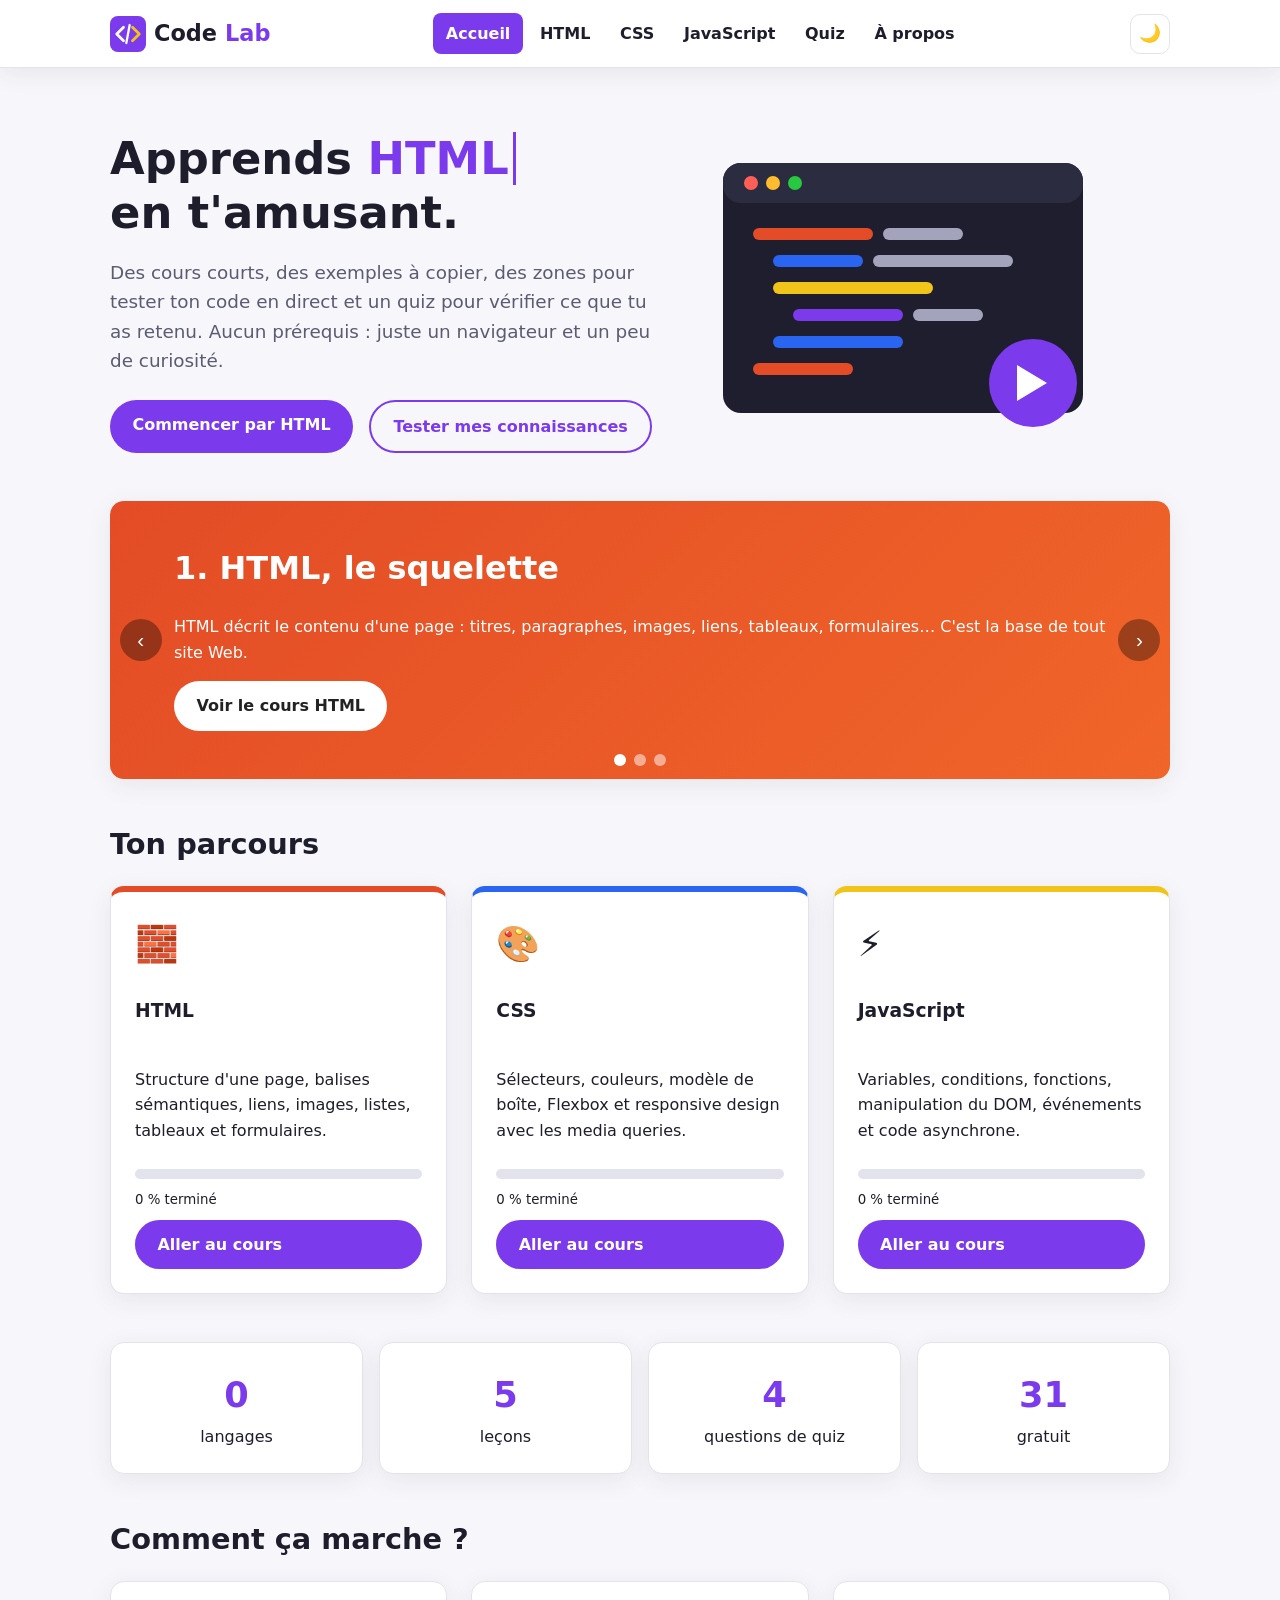
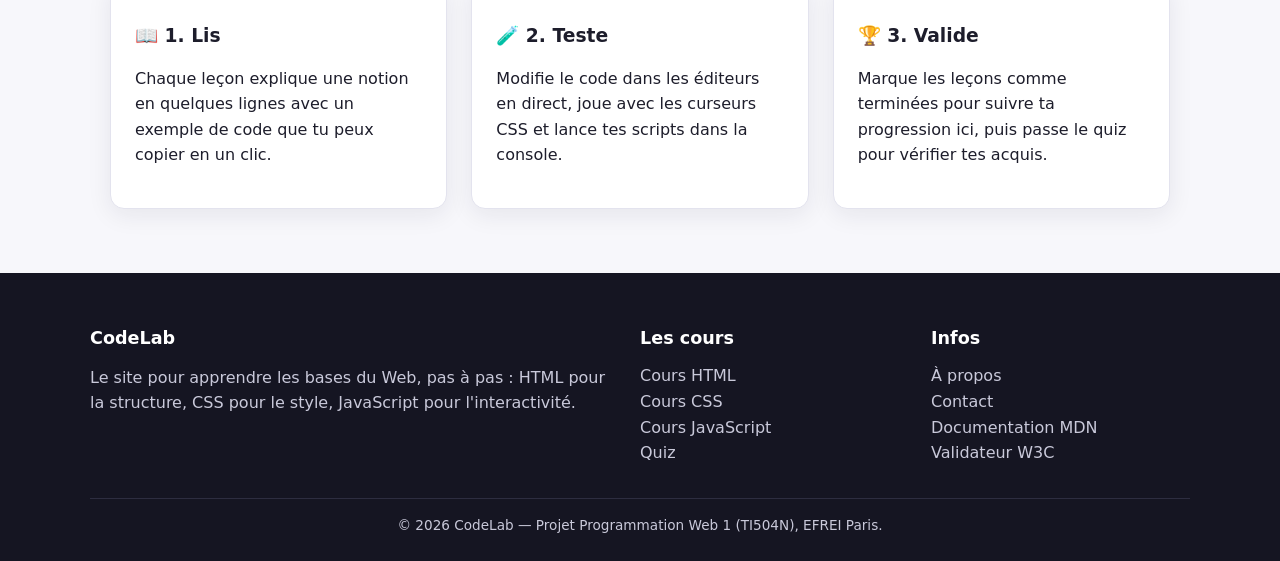
<file: index.html>
<!DOCTYPE html>
<html lang="fr" class="no-js">
<head>
  <meta charset="UTF-8">
  <meta name="viewport" content="width=device-width, initial-scale=1">
  <meta name="description" content="CodeLab : apprends HTML, CSS et JavaScript gratuitement avec des cours interactifs, des exercices et un quiz.">
  <title>Accueil | CodeLab</title>
  <link rel="icon" href="img/logo.svg" type="image/svg+xml">
  <link rel="stylesheet" href="css/style.css">
  <script src="js/main.js" defer></script>
  <script src="js/home.js" defer></script>
</head>
<body>
  <a class="skip-link" href="#contenu">Aller au contenu</a>

  <header class="site-header">
    <div class="header-inner">
      <a class="logo" href="index.html">
        <img src="img/logo.svg" alt="" width="36" height="36">Code<span>Lab</span>
      </a>
      <nav class="main-nav" id="main-nav" aria-label="Navigation principale">
        <ul>
          <li><a href="index.html">Accueil</a></li>
          <li><a href="pages/html.html">HTML</a></li>
          <li><a href="pages/css.html">CSS</a></li>
          <li><a href="pages/javascript.html">JavaScript</a></li>
          <li><a href="pages/quiz.html">Quiz</a></li>
          <li><a href="pages/apropos.html">À propos</a></li>
        </ul>
      </nav>
      <div class="header-tools">
        <button class="icon-btn theme-toggle" type="button" aria-label="Changer de thème (clair / sombre)">🌙</button>
        <button class="icon-btn burger" type="button" aria-label="Ouvrir le menu" aria-expanded="false" aria-controls="main-nav">☰</button>
      </div>
    </div>
    <div class="read-progress"></div>
  </header>

  <main id="contenu">
    <section class="hero" aria-labelledby="titre-accueil">
      <div>
        <h1 id="titre-accueil">Apprends <span class="typed">HTML</span><br>en t'amusant.</h1>
        <p>Des cours courts, des exemples à copier, des zones pour tester ton code en direct et un quiz pour vérifier ce que tu as retenu. Aucun prérequis : juste un navigateur et un peu de curiosité.</p>
        <div class="hero-actions">
          <a class="btn" href="pages/html.html">Commencer par HTML</a>
          <a class="btn secondary" href="pages/quiz.html">Tester mes connaissances</a>
        </div>
      </div>
      <img class="hero-visual" src="img/hero.svg" alt="Illustration d'un éditeur de code avec des lignes colorées" width="400" height="320">
    </section>

    <section class="carousel" aria-roledescription="carrousel" aria-label="Les trois langages du Web" tabindex="0">
      <div class="slides">
        <article class="slide html">
          <h2>1. HTML, le squelette</h2>
          <p>HTML décrit le contenu d'une page : titres, paragraphes, images, liens, tableaux, formulaires… C'est la base de tout site Web.</p>
          <a class="btn" href="pages/html.html">Voir le cours HTML</a>
        </article>
        <article class="slide css">
          <h2>2. CSS, l'apparence</h2>
          <p>CSS met en forme le HTML : couleurs, polices, marges, mise en page avec Flexbox et adaptation à tous les écrans.</p>
          <a class="btn" href="pages/css.html">Voir le cours CSS</a>
        </article>
        <article class="slide js">
          <h2>3. JavaScript, le cerveau</h2>
          <p>JavaScript rend la page vivante : réagir aux clics, valider un formulaire, charger des données, créer des animations.</p>
          <a class="btn" href="pages/javascript.html">Voir le cours JavaScript</a>
        </article>
      </div>
      <button class="carousel-btn prev" type="button" aria-label="Diapositive précédente">‹</button>
      <button class="carousel-btn next" type="button" aria-label="Diapositive suivante">›</button>
      <div class="dots"></div>
    </section>

    <h2 class="section-title">Ton parcours</h2>
    <div class="grid-3">
      <article class="card course-card html reveal" data-progress="html">
        <span class="icon" aria-hidden="true">🧱</span>
        <h3>HTML</h3>
        <p>Structure d'une page, balises sémantiques, liens, images, listes, tableaux et formulaires.</p>
        <div class="progress-bar"><span></span></div>
        <small class="progress-label">0 % terminé</small>
        <a class="btn" href="pages/html.html">Aller au cours</a>
      </article>
      <article class="card course-card css reveal" data-progress="css">
        <span class="icon" aria-hidden="true">🎨</span>
        <h3>CSS</h3>
        <p>Sélecteurs, couleurs, modèle de boîte, Flexbox et responsive design avec les media queries.</p>
        <div class="progress-bar"><span></span></div>
        <small class="progress-label">0 % terminé</small>
        <a class="btn" href="pages/css.html">Aller au cours</a>
      </article>
      <article class="card course-card js reveal" data-progress="js">
        <span class="icon" aria-hidden="true">⚡</span>
        <h3>JavaScript</h3>
        <p>Variables, conditions, fonctions, manipulation du DOM, événements et code asynchrone.</p>
        <div class="progress-bar"><span></span></div>
        <small class="progress-label">0 % terminé</small>
        <a class="btn" href="pages/javascript.html">Aller au cours</a>
      </article>
    </div>

    <section class="stats" aria-label="CodeLab en chiffres">
      <div class="card stat reveal"><strong data-count="3">0</strong>langages</div>
      <div class="card stat reveal"><strong data-count="17">0</strong>leçons</div>
      <div class="card stat reveal"><strong data-count="15">0</strong>questions de quiz</div>
      <div class="card stat reveal"><strong data-count="100" data-suffix=" %">0</strong>gratuit</div>
    </section>

    <h2 class="section-title">Comment ça marche ?</h2>
    <div class="grid-3">
      <div class="card reveal">
        <h3>📖 1. Lis</h3>
        <p>Chaque leçon explique une notion en quelques lignes avec un exemple de code que tu peux copier en un clic.</p>
      </div>
      <div class="card reveal">
        <h3>🧪 2. Teste</h3>
        <p>Modifie le code dans les éditeurs en direct, joue avec les curseurs CSS et lance tes scripts dans la console.</p>
      </div>
      <div class="card reveal">
        <h3>🏆 3. Valide</h3>
        <p>Marque les leçons comme terminées pour suivre ta progression ici, puis passe le quiz pour vérifier tes acquis.</p>
      </div>
    </div>
  </main>

  <footer class="site-footer">
    <div class="footer-inner">
      <div>
        <h2>CodeLab</h2>
        <p>Le site pour apprendre les bases du Web, pas à pas : HTML pour la structure, CSS pour le style, JavaScript pour l'interactivité.</p>
      </div>
      <nav aria-label="Navigation du pied de page">
        <h2>Les cours</h2>
        <ul>
          <li><a href="pages/html.html">Cours HTML</a></li>
          <li><a href="pages/css.html">Cours CSS</a></li>
          <li><a href="pages/javascript.html">Cours JavaScript</a></li>
          <li><a href="pages/quiz.html">Quiz</a></li>
        </ul>
      </nav>
      <nav aria-label="Informations">
        <h2>Infos</h2>
        <ul>
          <li><a href="pages/apropos.html">À propos</a></li>
          <li><a href="pages/apropos.html#contact">Contact</a></li>
          <li><a href="https://developer.mozilla.org/fr/">Documentation MDN</a></li>
          <li><a href="https://validator.w3.org/">Validateur W3C</a></li>
        </ul>
      </nav>
    </div>
    <p class="copyright">© <span class="year">2026</span> CodeLab — Projet Programmation Web 1 (TI504N), EFREI Paris.</p>
  </footer>

  <button class="to-top" type="button" aria-label="Revenir en haut de la page">↑</button>
</body>
</html>
</file>
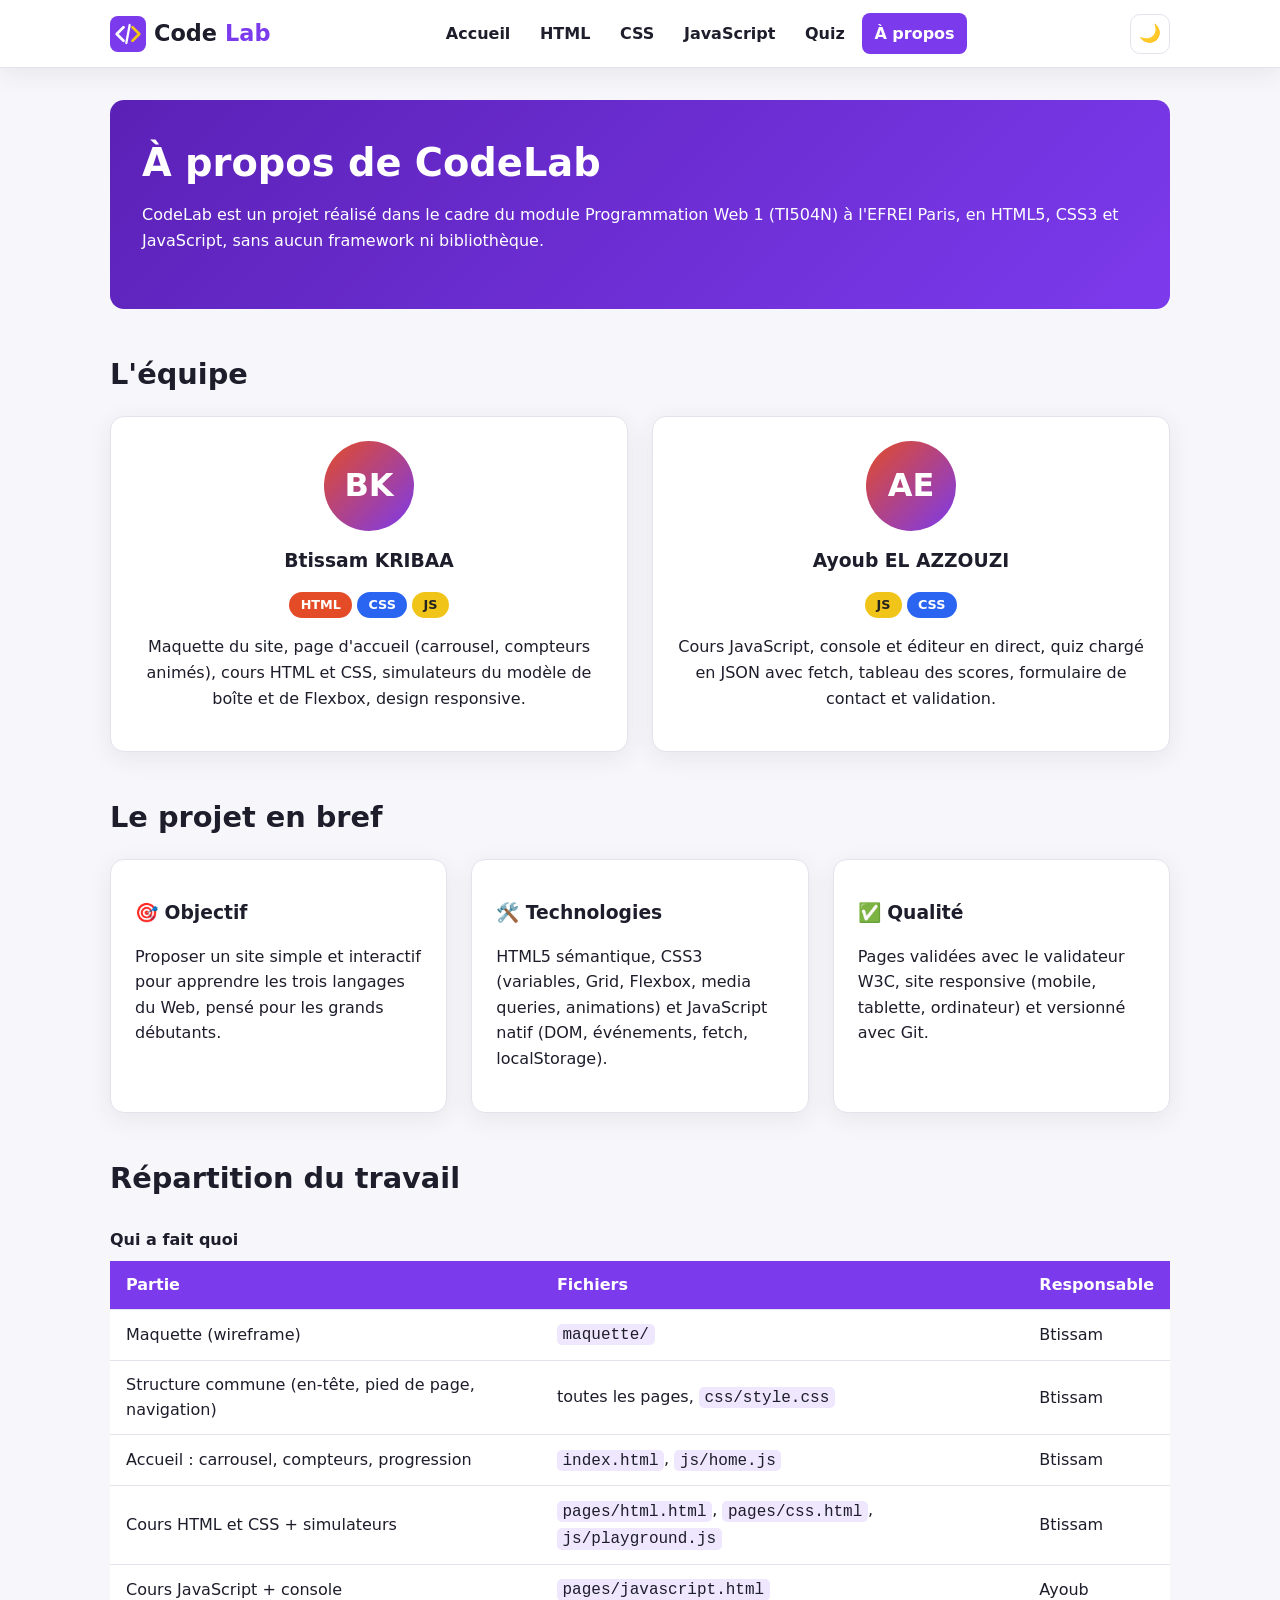
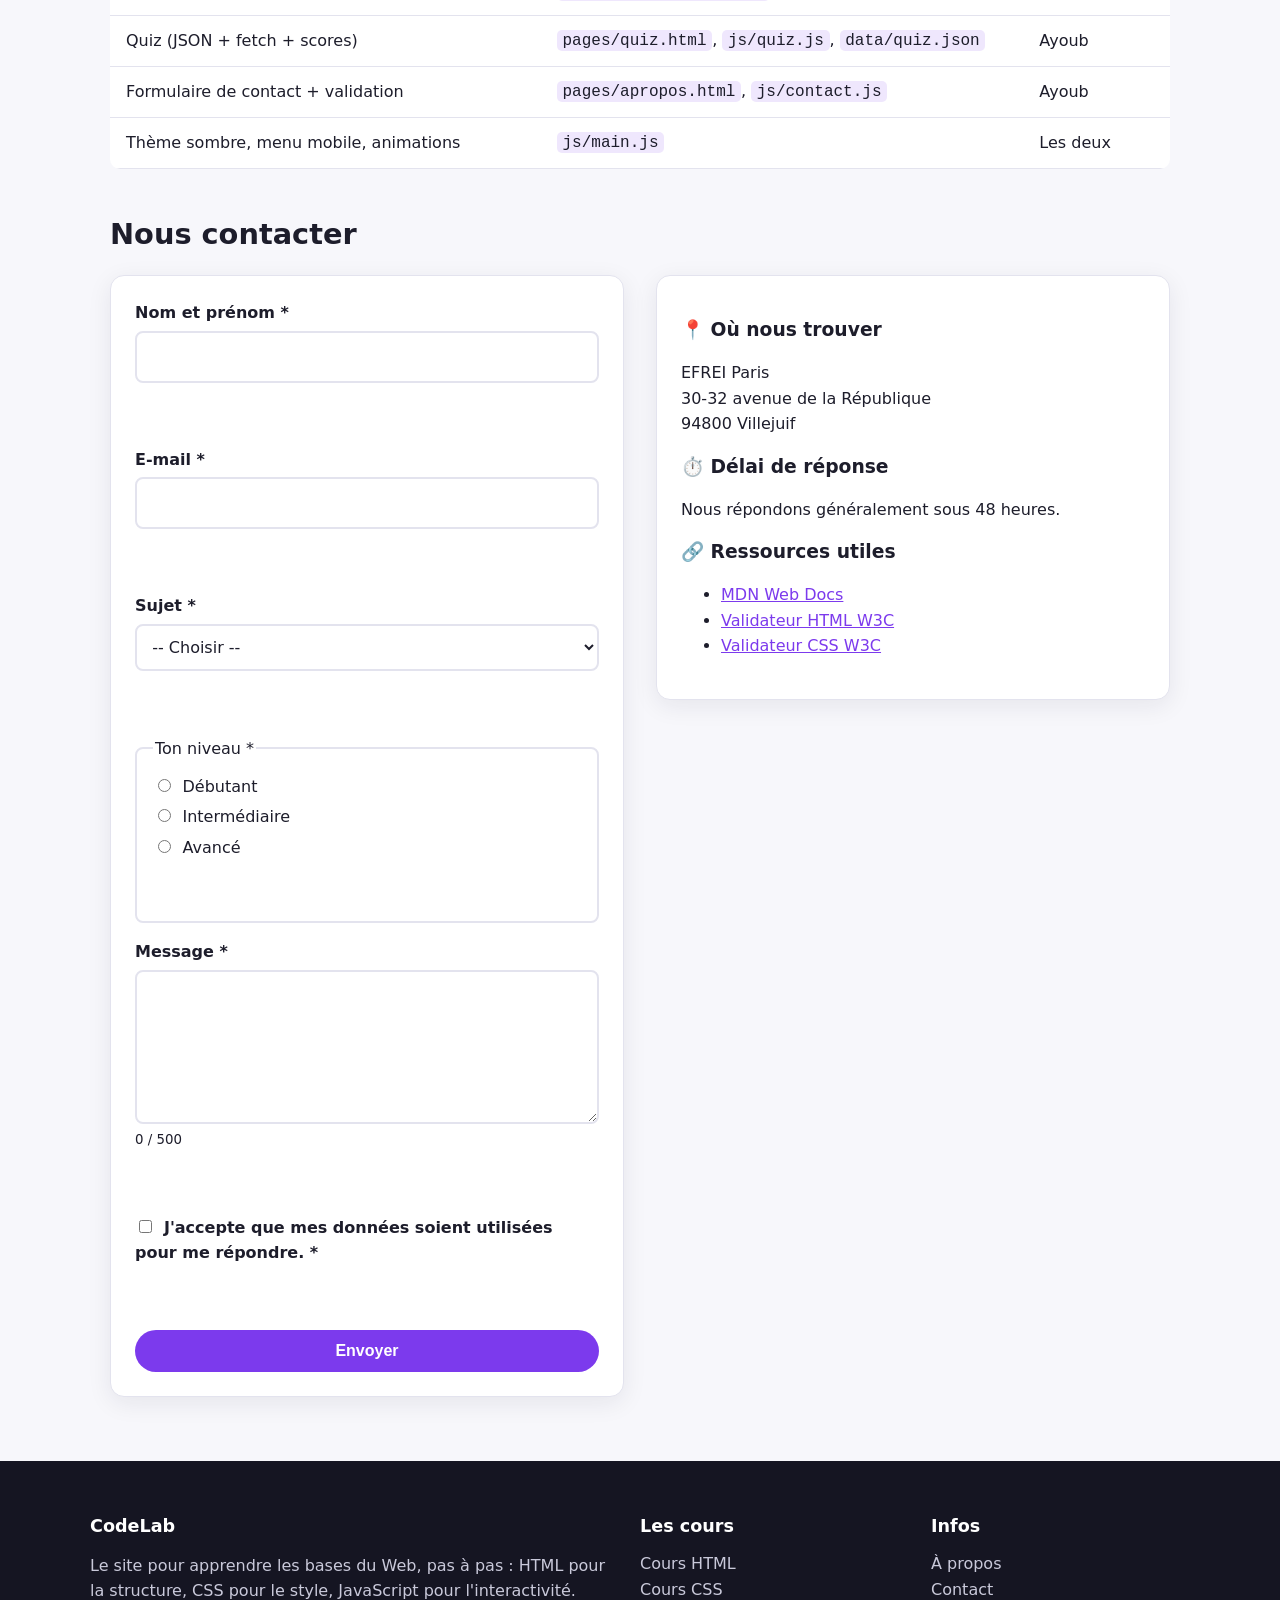
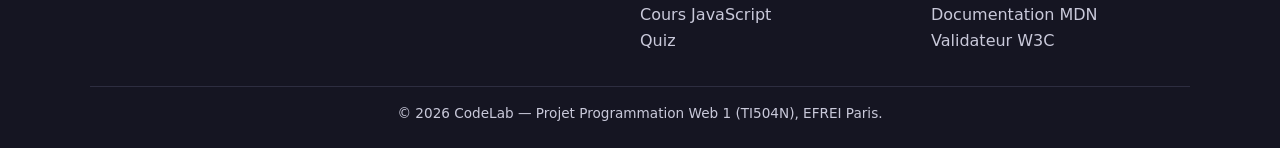
<file: pages/apropos.html>
<!DOCTYPE html>
<html lang="fr" class="no-js">
<head>
  <meta charset="UTF-8">
  <meta name="viewport" content="width=device-width, initial-scale=1">
  <meta name="description" content="L'équipe CodeLab, la répartition du travail et le formulaire de contact.">
  <title>À propos & contact | CodeLab</title>
  <link rel="icon" href="../img/logo.svg" type="image/svg+xml">
  <link rel="stylesheet" href="../css/style.css">
  <script src="../js/main.js" defer></script>
  <script src="../js/contact.js" defer></script>
</head>
<body>
  <a class="skip-link" href="#contenu">Aller au contenu</a>

  <header class="site-header">
    <div class="header-inner">
      <a class="logo" href="../index.html">
        <img src="../img/logo.svg" alt="" width="36" height="36">Code<span>Lab</span>
      </a>
      <nav class="main-nav" id="main-nav" aria-label="Navigation principale">
        <ul>
          <li><a href="../index.html">Accueil</a></li>
          <li><a href="html.html">HTML</a></li>
          <li><a href="css.html">CSS</a></li>
          <li><a href="javascript.html">JavaScript</a></li>
          <li><a href="quiz.html">Quiz</a></li>
          <li><a href="apropos.html">À propos</a></li>
        </ul>
      </nav>
      <div class="header-tools">
        <button class="icon-btn theme-toggle" type="button" aria-label="Changer de thème (clair / sombre)">🌙</button>
        <button class="icon-btn burger" type="button" aria-label="Ouvrir le menu" aria-expanded="false" aria-controls="main-nav">☰</button>
      </div>
    </div>
    <div class="read-progress"></div>
  </header>

  <main id="contenu">
    <section class="page-hero about">
      <h1>À propos de CodeLab</h1>
      <p>CodeLab est un projet réalisé dans le cadre du module Programmation Web 1 (TI504N) à l'EFREI Paris, en HTML5, CSS3 et JavaScript, sans aucun framework ni bibliothèque.</p>
    </section>

    <h2 class="section-title">L'équipe</h2>
    <div class="team">
      <article class="card member reveal">
        <div class="avatar" aria-hidden="true">BK</div>
        <h3>Btissam KRIBAA</h3>
        <p><span class="badge html">HTML</span> <span class="badge css">CSS</span> <span class="badge js">JS</span></p>
        <p>Maquette du site, page d'accueil (carrousel, compteurs animés), cours HTML et CSS, simulateurs du modèle de boîte et de Flexbox, design responsive.</p>
      </article>
      <article class="card member reveal">
        <div class="avatar" aria-hidden="true">AE</div>
        <h3>Ayoub EL AZZOUZI</h3>
        <p><span class="badge js">JS</span> <span class="badge css">CSS</span></p>
        <p>Cours JavaScript, console et éditeur en direct, quiz chargé en JSON avec fetch, tableau des scores, formulaire de contact et validation.</p>
      </article>
    </div>

    <h2 class="section-title">Le projet en bref</h2>
    <div class="grid-3">
      <div class="card reveal">
        <h3>🎯 Objectif</h3>
        <p>Proposer un site simple et interactif pour apprendre les trois langages du Web, pensé pour les grands débutants.</p>
      </div>
      <div class="card reveal">
        <h3>🛠️ Technologies</h3>
        <p>HTML5 sémantique, CSS3 (variables, Grid, Flexbox, media queries, animations) et JavaScript natif (DOM, événements, fetch, localStorage).</p>
      </div>
      <div class="card reveal">
        <h3>✅ Qualité</h3>
        <p>Pages validées avec le validateur W3C, site responsive (mobile, tablette, ordinateur) et versionné avec Git.</p>
      </div>
    </div>

    <h2 class="section-title">Répartition du travail</h2>
    <div class="table-wrap reveal">
      <table>
        <caption>Qui a fait quoi</caption>
        <thead>
          <tr>
            <th scope="col">Partie</th>
            <th scope="col">Fichiers</th>
            <th scope="col">Responsable</th>
          </tr>
        </thead>
        <tbody>
          <tr><td>Maquette (wireframe)</td><td><code>maquette/</code></td><td>Btissam</td></tr>
          <tr><td>Structure commune (en-tête, pied de page, navigation)</td><td>toutes les pages, <code>css/style.css</code></td><td>Btissam</td></tr>
          <tr><td>Accueil : carrousel, compteurs, progression</td><td><code>index.html</code>, <code>js/home.js</code></td><td>Btissam</td></tr>
          <tr><td>Cours HTML et CSS + simulateurs</td><td><code>pages/html.html</code>, <code>pages/css.html</code>, <code>js/playground.js</code></td><td>Btissam</td></tr>
          <tr><td>Cours JavaScript + console</td><td><code>pages/javascript.html</code></td><td>Ayoub</td></tr>
          <tr><td>Quiz (JSON + fetch + scores)</td><td><code>pages/quiz.html</code>, <code>js/quiz.js</code>, <code>data/quiz.json</code></td><td>Ayoub</td></tr>
          <tr><td>Formulaire de contact + validation</td><td><code>pages/apropos.html</code>, <code>js/contact.js</code></td><td>Ayoub</td></tr>
          <tr><td>Thème sombre, menu mobile, animations</td><td><code>js/main.js</code></td><td>Les deux</td></tr>
        </tbody>
      </table>
    </div>

    <h2 class="section-title" id="contact">Nous contacter</h2>
    <div class="two-cols">
      <form class="card form" id="contact-form" action="#" method="post" novalidate>
        <div class="form-row">
          <label for="nom">Nom et prénom *</label>
          <input type="text" id="nom" name="nom" autocomplete="name" required aria-describedby="error-nom">
          <p class="error-msg" id="error-nom"></p>
        </div>
        <div class="form-row">
          <label for="email">E-mail *</label>
          <input type="email" id="email" name="email" autocomplete="email" required aria-describedby="error-email">
          <p class="error-msg" id="error-email"></p>
        </div>
        <div class="form-row">
          <label for="sujet">Sujet *</label>
          <select id="sujet" name="sujet" required aria-describedby="error-sujet">
            <option value="">-- Choisir --</option>
            <option value="question">Question sur un cours</option>
            <option value="bug">Signaler une erreur</option>
            <option value="idee">Proposer une idée</option>
            <option value="autre">Autre</option>
          </select>
          <p class="error-msg" id="error-sujet"></p>
        </div>
        <fieldset class="form-row">
          <legend>Ton niveau *</legend>
          <label><input type="radio" name="niveau" value="debutant"> Débutant</label>
          <label><input type="radio" name="niveau" value="intermediaire"> Intermédiaire</label>
          <label><input type="radio" name="niveau" value="avance"> Avancé</label>
          <p class="error-msg" id="error-niveau"></p>
        </fieldset>
        <div class="form-row">
          <label for="message">Message *</label>
          <textarea id="message" name="message" rows="5" maxlength="500" required aria-describedby="error-message"></textarea>
          <small id="message-count">0 / 500</small>
          <p class="error-msg" id="error-message"></p>
        </div>
        <div class="form-row">
          <label><input type="checkbox" id="rgpd" name="rgpd"> J'accepte que mes données soient utilisées pour me répondre. *</label>
          <p class="error-msg" id="error-rgpd"></p>
        </div>
        <button class="btn" type="submit">Envoyer</button>
        <p class="form-success" id="form-success" role="status"></p>
      </form>

      <div class="card reveal">
        <h3>📍 Où nous trouver</h3>
        <p>EFREI Paris<br>30-32 avenue de la République<br>94800 Villejuif</p>
        <h3>⏱️ Délai de réponse</h3>
        <p>Nous répondons généralement sous 48 heures.</p>
        <h3>🔗 Ressources utiles</h3>
        <ul>
          <li><a href="https://developer.mozilla.org/fr/">MDN Web Docs</a></li>
          <li><a href="https://validator.w3.org/">Validateur HTML W3C</a></li>
          <li><a href="https://jigsaw.w3.org/css-validator/">Validateur CSS W3C</a></li>
        </ul>
      </div>
    </div>
  </main>

  <footer class="site-footer">
    <div class="footer-inner">
      <div>
        <h2>CodeLab</h2>
        <p>Le site pour apprendre les bases du Web, pas à pas : HTML pour la structure, CSS pour le style, JavaScript pour l'interactivité.</p>
      </div>
      <nav aria-label="Navigation du pied de page">
        <h2>Les cours</h2>
        <ul>
          <li><a href="html.html">Cours HTML</a></li>
          <li><a href="css.html">Cours CSS</a></li>
          <li><a href="javascript.html">Cours JavaScript</a></li>
          <li><a href="quiz.html">Quiz</a></li>
        </ul>
      </nav>
      <nav aria-label="Informations">
        <h2>Infos</h2>
        <ul>
          <li><a href="apropos.html">À propos</a></li>
          <li><a href="apropos.html#contact">Contact</a></li>
          <li><a href="https://developer.mozilla.org/fr/">Documentation MDN</a></li>
          <li><a href="https://validator.w3.org/">Validateur W3C</a></li>
        </ul>
      </nav>
    </div>
    <p class="copyright">© <span class="year">2026</span> CodeLab — Projet Programmation Web 1 (TI504N), EFREI Paris.</p>
  </footer>

  <button class="to-top" type="button" aria-label="Revenir en haut de la page">↑</button>
</body>
</html>
</file>
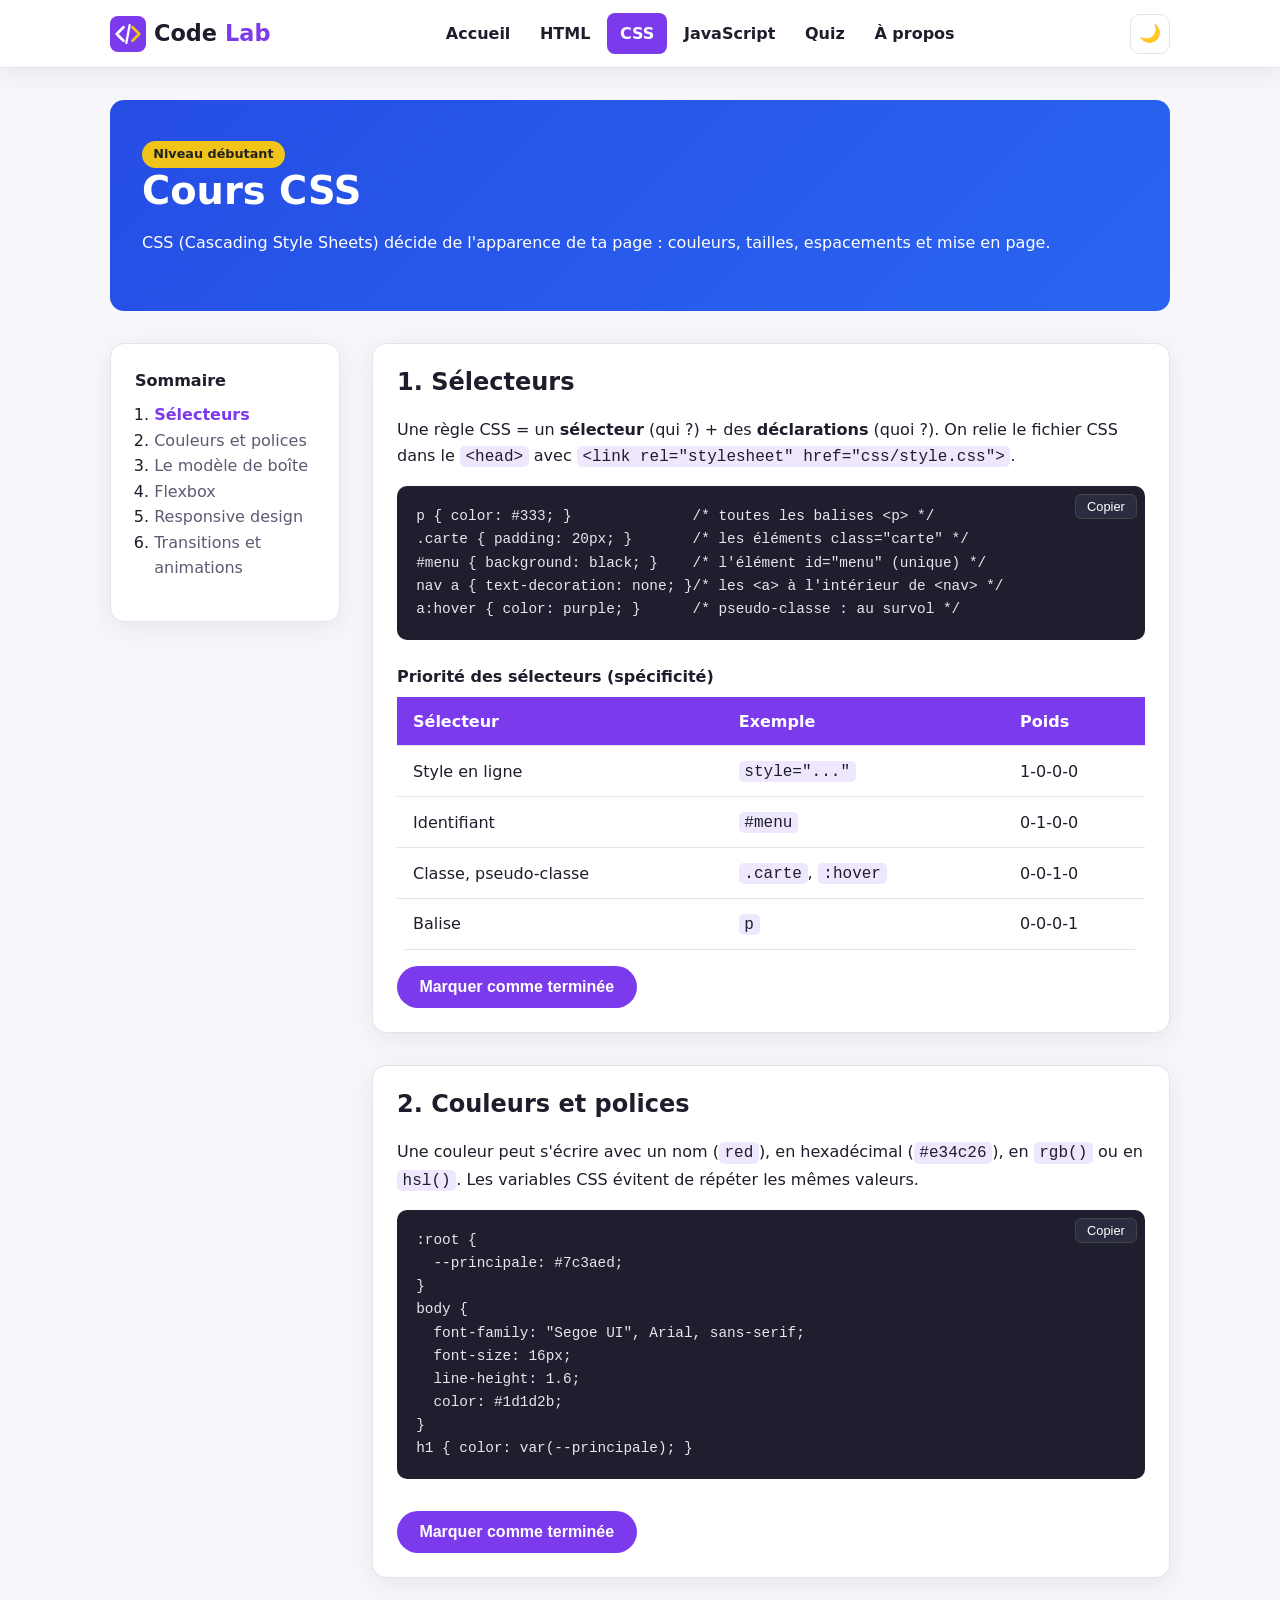
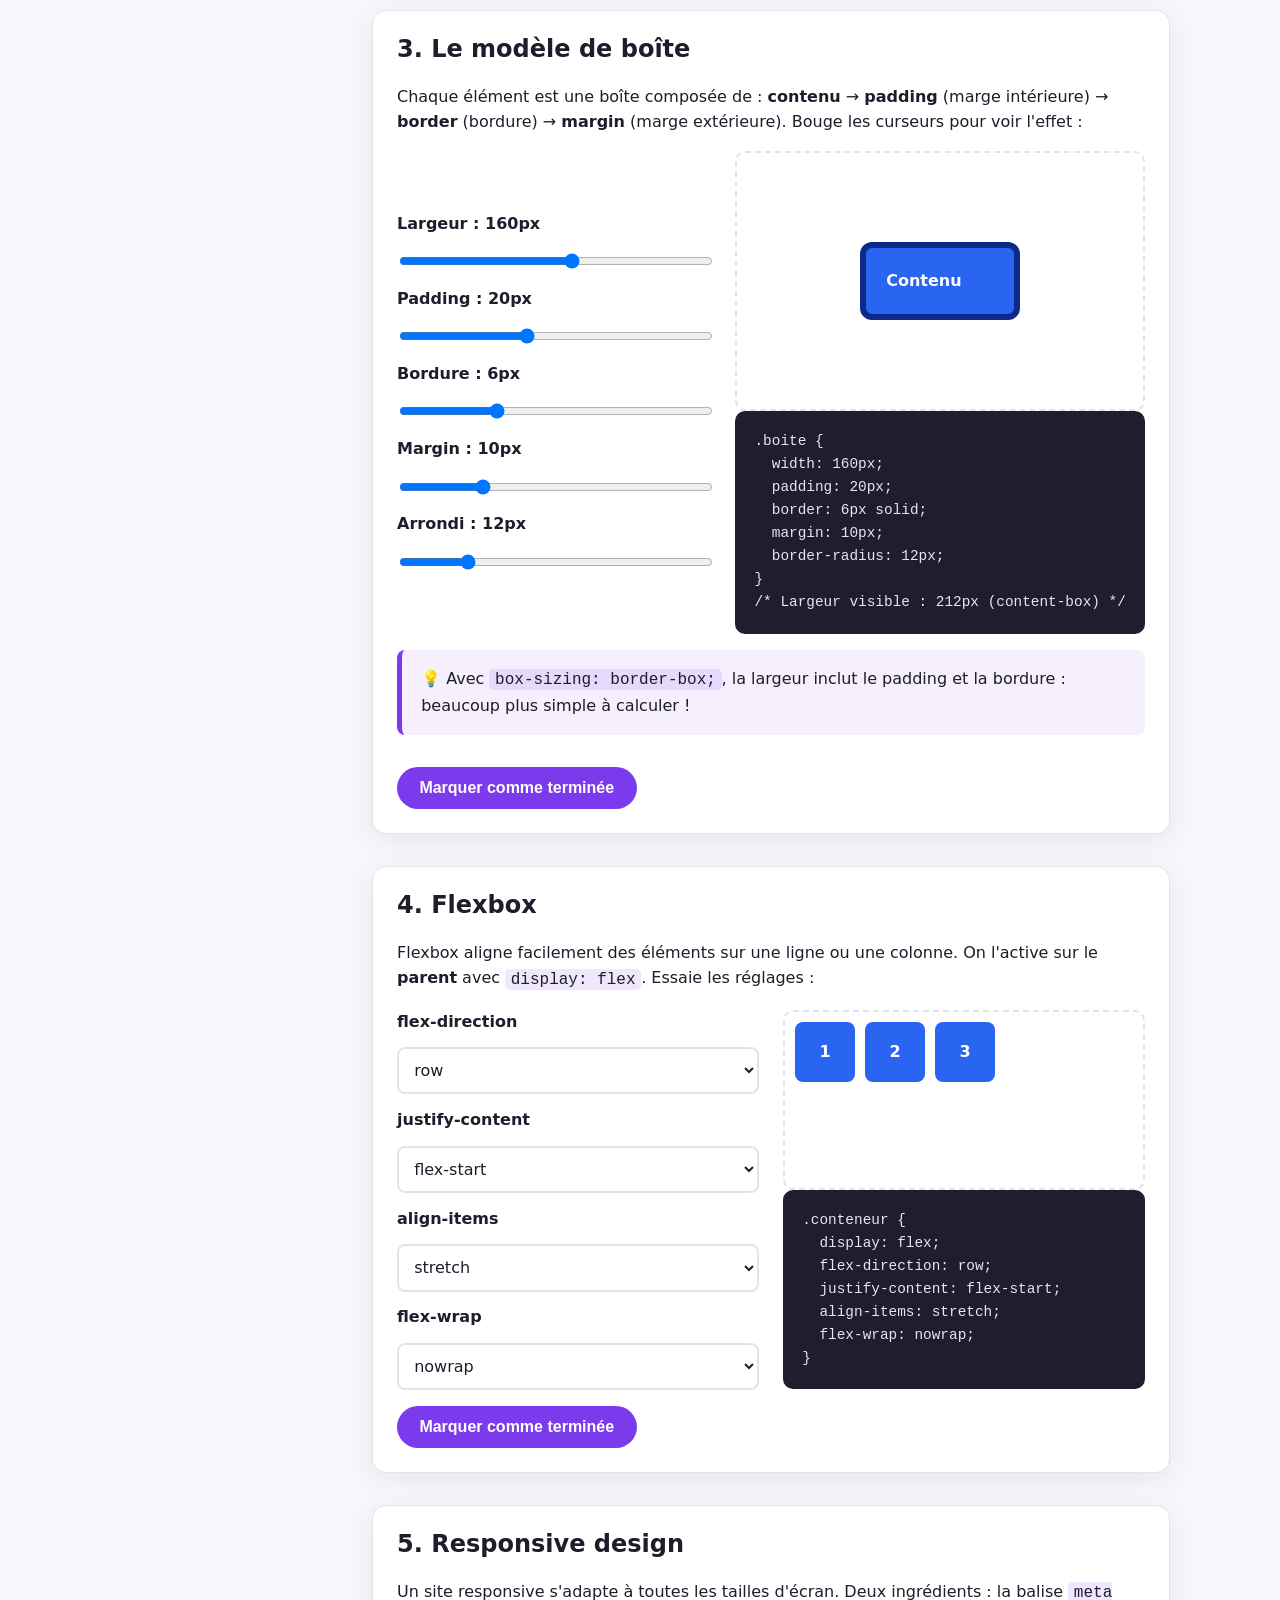
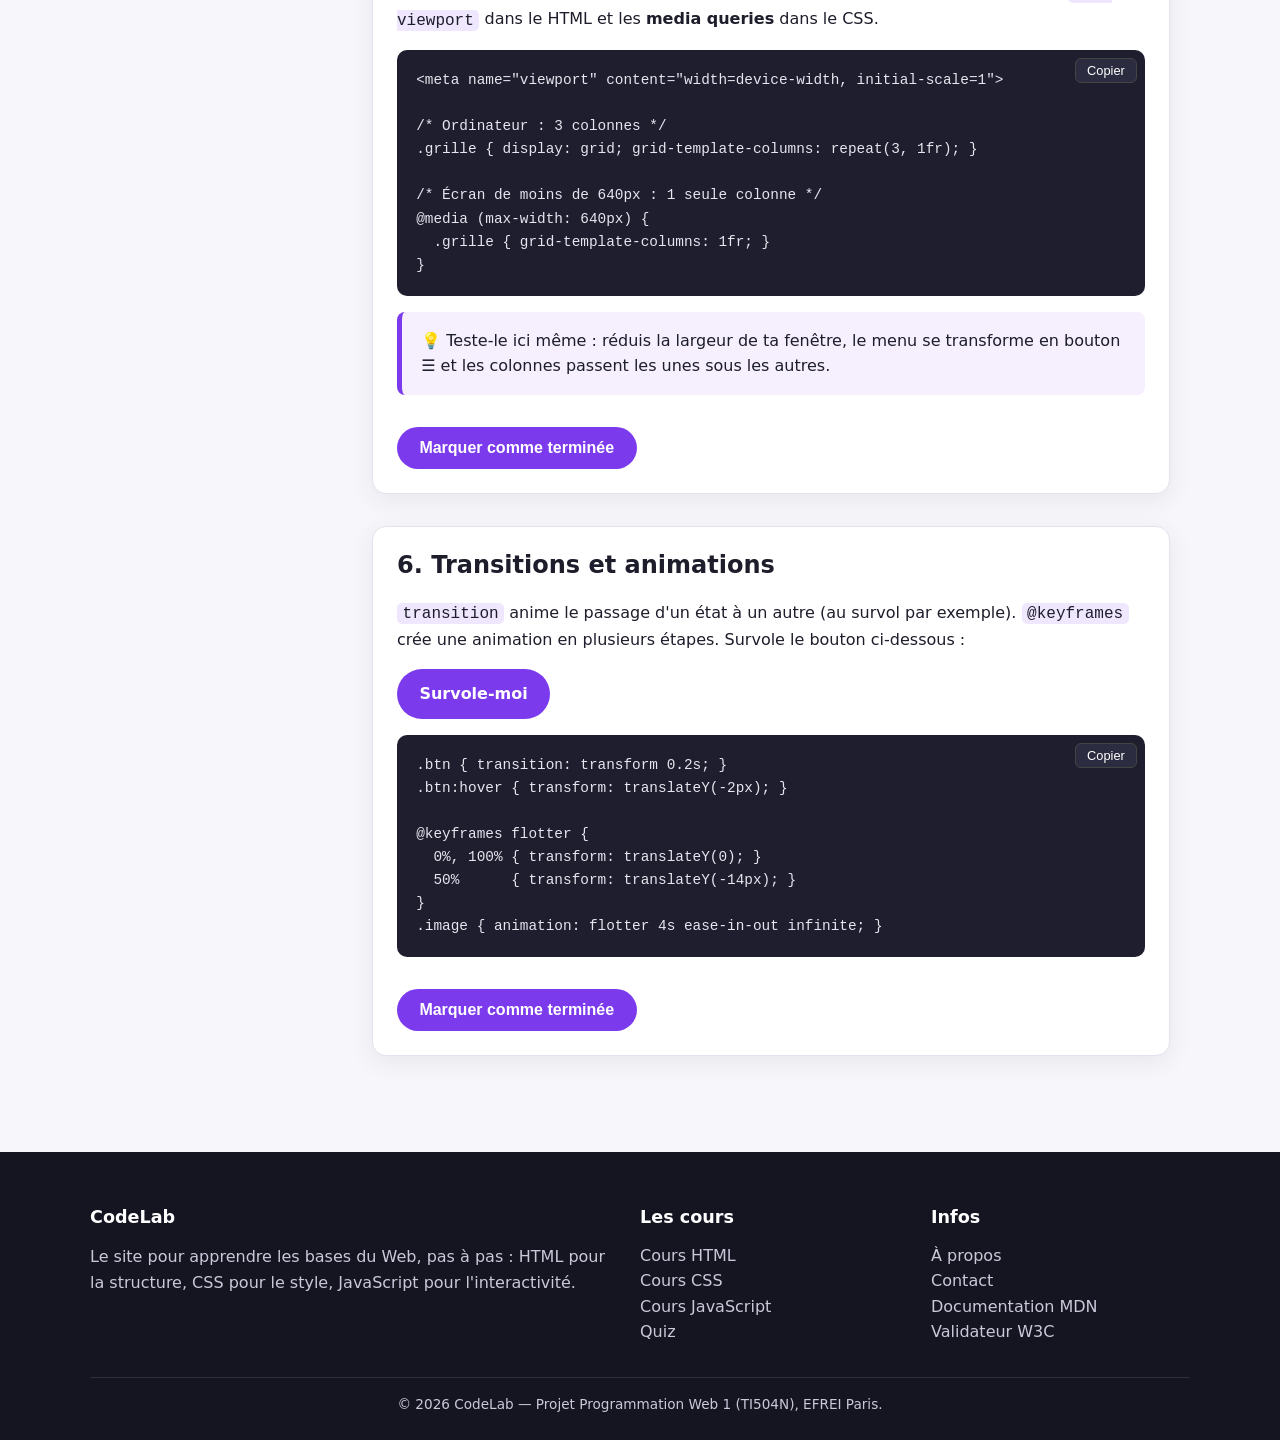
<file: pages/css.html>
<!DOCTYPE html>
<html lang="fr" class="no-js">
<head>
  <meta charset="UTF-8">
  <meta name="viewport" content="width=device-width, initial-scale=1">
  <meta name="description" content="Cours CSS : sélecteurs, couleurs, modèle de boîte interactif, Flexbox et responsive design.">
  <title>Cours CSS | CodeLab</title>
  <link rel="icon" href="../img/logo.svg" type="image/svg+xml">
  <link rel="stylesheet" href="../css/style.css">
  <script src="../js/main.js" defer></script>
  <script src="../js/playground.js" defer></script>
</head>
<body data-course="css">
  <a class="skip-link" href="#contenu">Aller au contenu</a>

  <header class="site-header">
    <div class="header-inner">
      <a class="logo" href="../index.html">
        <img src="../img/logo.svg" alt="" width="36" height="36">Code<span>Lab</span>
      </a>
      <nav class="main-nav" id="main-nav" aria-label="Navigation principale">
        <ul>
          <li><a href="../index.html">Accueil</a></li>
          <li><a href="html.html">HTML</a></li>
          <li><a href="css.html">CSS</a></li>
          <li><a href="javascript.html">JavaScript</a></li>
          <li><a href="quiz.html">Quiz</a></li>
          <li><a href="apropos.html">À propos</a></li>
        </ul>
      </nav>
      <div class="header-tools">
        <button class="icon-btn theme-toggle" type="button" aria-label="Changer de thème (clair / sombre)">🌙</button>
        <button class="icon-btn burger" type="button" aria-label="Ouvrir le menu" aria-expanded="false" aria-controls="main-nav">☰</button>
      </div>
    </div>
    <div class="read-progress"></div>
  </header>

  <main id="contenu">
    <section class="page-hero css">
      <span class="badge js">Niveau débutant</span>
      <h1>Cours CSS</h1>
      <p>CSS (Cascading Style Sheets) décide de l'apparence de ta page : couleurs, tailles, espacements et mise en page.</p>
    </section>

    <div class="course-layout">
      <aside class="toc card" aria-label="Sommaire du cours CSS">
        <strong>Sommaire</strong>
        <ol>
          <li><a href="#selecteurs">Sélecteurs</a></li>
          <li><a href="#couleurs">Couleurs et polices</a></li>
          <li><a href="#boite">Le modèle de boîte</a></li>
          <li><a href="#flexbox">Flexbox</a></li>
          <li><a href="#responsive">Responsive design</a></li>
          <li><a href="#animations">Transitions et animations</a></li>
        </ol>
      </aside>

      <div>
        <section class="lesson card reveal" id="selecteurs">
          <h2>1. Sélecteurs</h2>
          <p>Une règle CSS = un <strong>sélecteur</strong> (qui ?) + des <strong>déclarations</strong> (quoi ?). On relie le fichier CSS dans le <code>&lt;head&gt;</code> avec <code>&lt;link rel="stylesheet" href="css/style.css"&gt;</code>.</p>
          <div class="code-block">
            <pre><code>p { color: #333; }              /* toutes les balises &lt;p&gt; */
.carte { padding: 20px; }       /* les éléments class="carte" */
#menu { background: black; }    /* l'élément id="menu" (unique) */
nav a { text-decoration: none; }/* les &lt;a&gt; à l'intérieur de &lt;nav&gt; */
a:hover { color: purple; }      /* pseudo-classe : au survol */</code></pre>
          </div>
          <div class="table-wrap">
            <table>
              <caption>Priorité des sélecteurs (spécificité)</caption>
              <thead>
                <tr><th scope="col">Sélecteur</th><th scope="col">Exemple</th><th scope="col">Poids</th></tr>
              </thead>
              <tbody>
                <tr><td>Style en ligne</td><td><code>style="..."</code></td><td>1-0-0-0</td></tr>
                <tr><td>Identifiant</td><td><code>#menu</code></td><td>0-1-0-0</td></tr>
                <tr><td>Classe, pseudo-classe</td><td><code>.carte</code>, <code>:hover</code></td><td>0-0-1-0</td></tr>
                <tr><td>Balise</td><td><code>p</code></td><td>0-0-0-1</td></tr>
              </tbody>
            </table>
          </div>
          <button class="btn lesson-done" type="button">Marquer comme terminée</button>
        </section>

        <section class="lesson card reveal" id="couleurs">
          <h2>2. Couleurs et polices</h2>
          <p>Une couleur peut s'écrire avec un nom (<code>red</code>), en hexadécimal (<code>#e34c26</code>), en <code>rgb()</code> ou en <code>hsl()</code>. Les variables CSS évitent de répéter les mêmes valeurs.</p>
          <div class="code-block">
            <pre><code>:root {
  --principale: #7c3aed;
}
body {
  font-family: "Segoe UI", Arial, sans-serif;
  font-size: 16px;
  line-height: 1.6;
  color: #1d1d2b;
}
h1 { color: var(--principale); }</code></pre>
          </div>
          <button class="btn lesson-done" type="button">Marquer comme terminée</button>
        </section>

        <section class="lesson card reveal" id="boite">
          <h2>3. Le modèle de boîte</h2>
          <p>Chaque élément est une boîte composée de : <strong>contenu</strong> → <strong>padding</strong> (marge intérieure) → <strong>border</strong> (bordure) → <strong>margin</strong> (marge extérieure). Bouge les curseurs pour voir l'effet :</p>
          <div class="playground">
            <div class="controls">
              <label for="r-width">Largeur : <span id="val-width">160px</span></label>
              <input type="range" id="r-width" data-box="width" min="60" max="240" value="160">
              <label for="r-padding">Padding : <span id="val-padding">20px</span></label>
              <input type="range" id="r-padding" data-box="padding" min="0" max="50" value="20">
              <label for="r-border">Bordure : <span id="val-border">6px</span></label>
              <input type="range" id="r-border" data-box="border" min="0" max="20" value="6">
              <label for="r-margin">Margin : <span id="val-margin">10px</span></label>
              <input type="range" id="r-margin" data-box="margin" min="0" max="40" value="10">
              <label for="r-radius">Arrondi : <span id="val-radius">12px</span></label>
              <input type="range" id="r-radius" data-box="radius" min="0" max="60" value="12">
            </div>
            <div>
              <div class="demo-stage"><div class="demo-box">Contenu</div></div>
              <pre><code id="box-css"></code></pre>
            </div>
          </div>
          <p class="tip">💡 Avec <code>box-sizing: border-box;</code>, la largeur inclut le padding et la bordure : beaucoup plus simple à calculer !</p>
          <button class="btn lesson-done" type="button">Marquer comme terminée</button>
        </section>

        <section class="lesson card reveal" id="flexbox">
          <h2>4. Flexbox</h2>
          <p>Flexbox aligne facilement des éléments sur une ligne ou une colonne. On l'active sur le <strong>parent</strong> avec <code>display: flex</code>. Essaie les réglages :</p>
          <div class="playground">
            <div class="controls">
              <label for="f-direction">flex-direction</label>
              <select id="f-direction" data-flex="flexDirection">
                <option>row</option><option>column</option><option>row-reverse</option>
              </select>
              <label for="f-justify">justify-content</label>
              <select id="f-justify" data-flex="justifyContent">
                <option>flex-start</option><option>center</option><option>flex-end</option><option>space-between</option><option>space-around</option>
              </select>
              <label for="f-align">align-items</label>
              <select id="f-align" data-flex="alignItems">
                <option>stretch</option><option>flex-start</option><option>center</option><option>flex-end</option>
              </select>
              <label for="f-wrap">flex-wrap</label>
              <select id="f-wrap" data-flex="flexWrap">
                <option>nowrap</option><option>wrap</option>
              </select>
            </div>
            <div>
              <div class="flex-demo"><div>1</div><div>2</div><div>3</div></div>
              <pre><code id="flex-css"></code></pre>
            </div>
          </div>
          <button class="btn lesson-done" type="button">Marquer comme terminée</button>
        </section>

        <section class="lesson card reveal" id="responsive">
          <h2>5. Responsive design</h2>
          <p>Un site responsive s'adapte à toutes les tailles d'écran. Deux ingrédients : la balise <code>meta viewport</code> dans le HTML et les <strong>media queries</strong> dans le CSS.</p>
          <div class="code-block">
            <pre><code>&lt;meta name="viewport" content="width=device-width, initial-scale=1"&gt;

/* Ordinateur : 3 colonnes */
.grille { display: grid; grid-template-columns: repeat(3, 1fr); }

/* Écran de moins de 640px : 1 seule colonne */
@media (max-width: 640px) {
  .grille { grid-template-columns: 1fr; }
}</code></pre>
          </div>
          <p class="tip">💡 Teste-le ici même : réduis la largeur de ta fenêtre, le menu se transforme en bouton ☰ et les colonnes passent les unes sous les autres.</p>
          <button class="btn lesson-done" type="button">Marquer comme terminée</button>
        </section>

        <section class="lesson card reveal" id="animations">
          <h2>6. Transitions et animations</h2>
          <p><code>transition</code> anime le passage d'un état à un autre (au survol par exemple). <code>@keyframes</code> crée une animation en plusieurs étapes. Survole le bouton ci-dessous :</p>
          <p><a class="btn" href="#animations">Survole-moi</a></p>
          <div class="code-block">
            <pre><code>.btn { transition: transform 0.2s; }
.btn:hover { transform: translateY(-2px); }

@keyframes flotter {
  0%, 100% { transform: translateY(0); }
  50%      { transform: translateY(-14px); }
}
.image { animation: flotter 4s ease-in-out infinite; }</code></pre>
          </div>
          <button class="btn lesson-done" type="button">Marquer comme terminée</button>
        </section>
      </div>
    </div>
  </main>

  <footer class="site-footer">
    <div class="footer-inner">
      <div>
        <h2>CodeLab</h2>
        <p>Le site pour apprendre les bases du Web, pas à pas : HTML pour la structure, CSS pour le style, JavaScript pour l'interactivité.</p>
      </div>
      <nav aria-label="Navigation du pied de page">
        <h2>Les cours</h2>
        <ul>
          <li><a href="html.html">Cours HTML</a></li>
          <li><a href="css.html">Cours CSS</a></li>
          <li><a href="javascript.html">Cours JavaScript</a></li>
          <li><a href="quiz.html">Quiz</a></li>
        </ul>
      </nav>
      <nav aria-label="Informations">
        <h2>Infos</h2>
        <ul>
          <li><a href="apropos.html">À propos</a></li>
          <li><a href="apropos.html#contact">Contact</a></li>
          <li><a href="https://developer.mozilla.org/fr/">Documentation MDN</a></li>
          <li><a href="https://validator.w3.org/">Validateur W3C</a></li>
        </ul>
      </nav>
    </div>
    <p class="copyright">© <span class="year">2026</span> CodeLab — Projet Programmation Web 1 (TI504N), EFREI Paris.</p>
  </footer>

  <button class="to-top" type="button" aria-label="Revenir en haut de la page">↑</button>
</body>
</html>
</file>
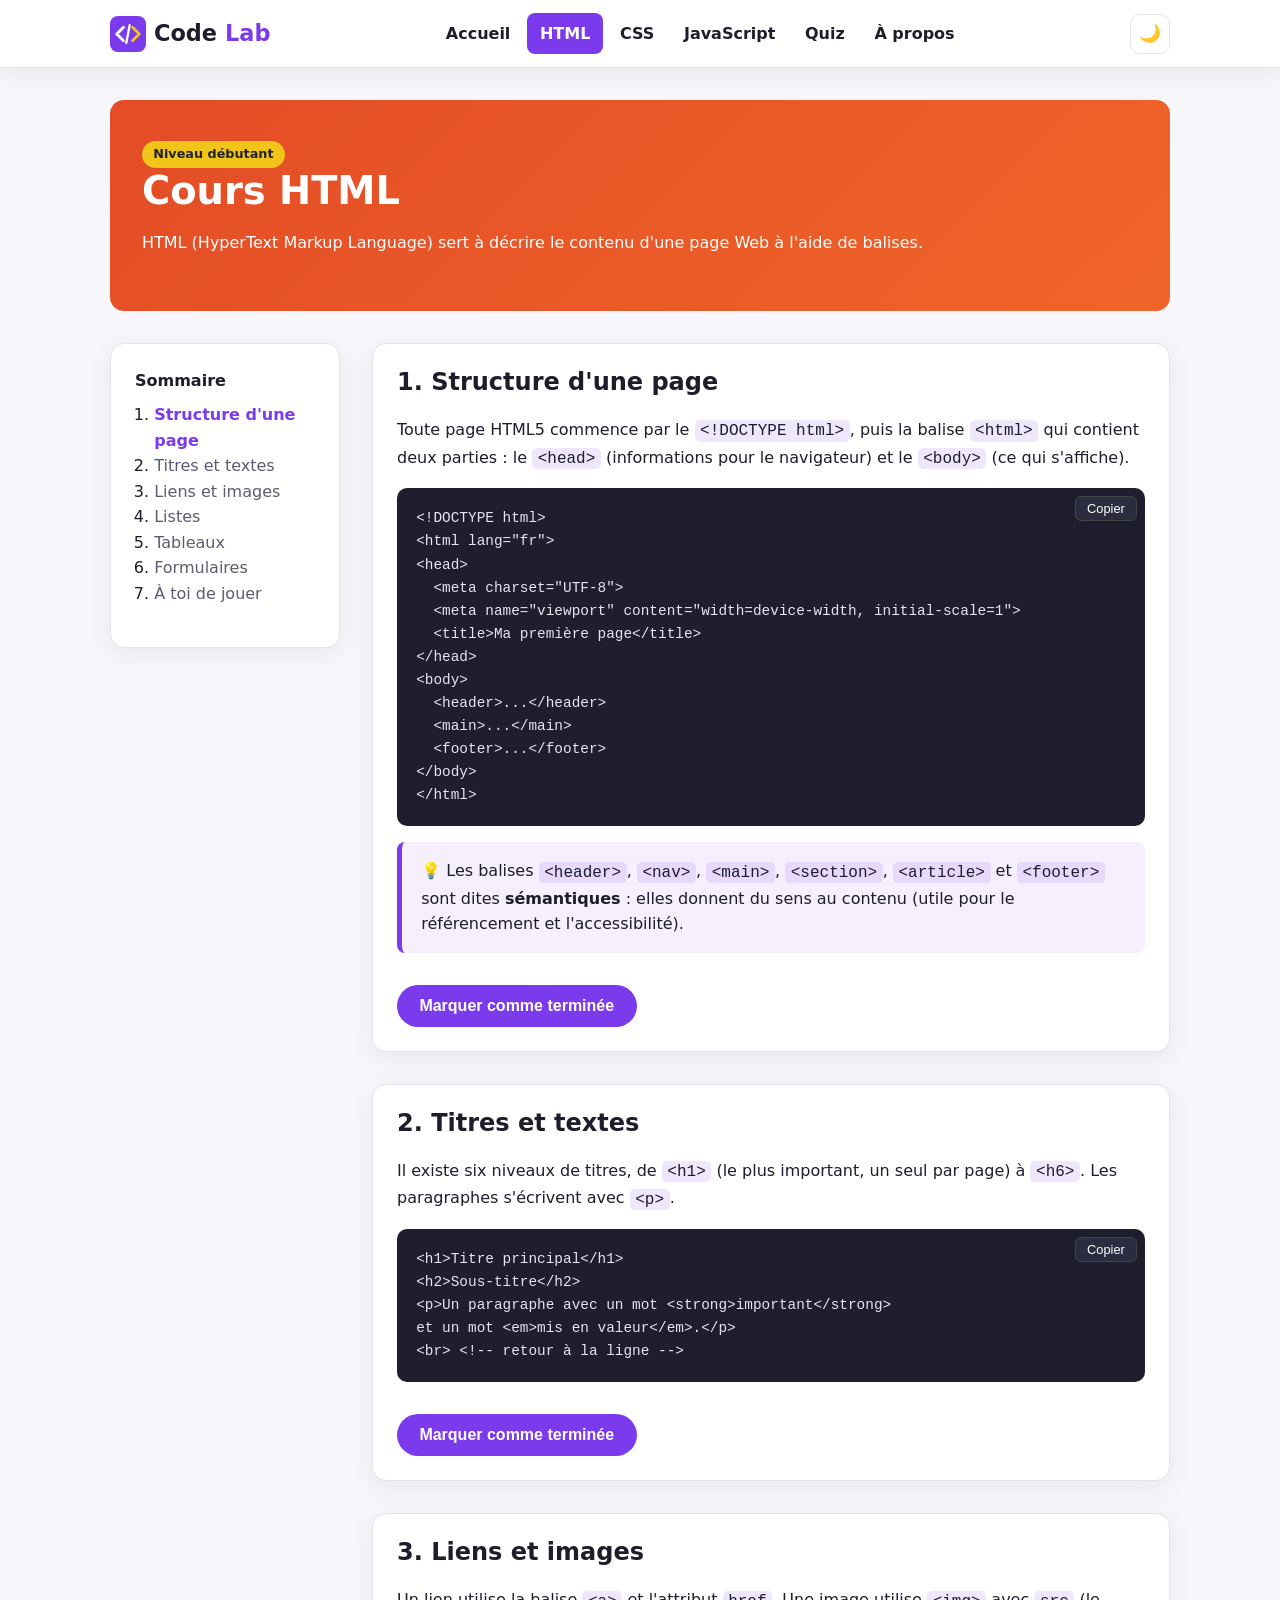
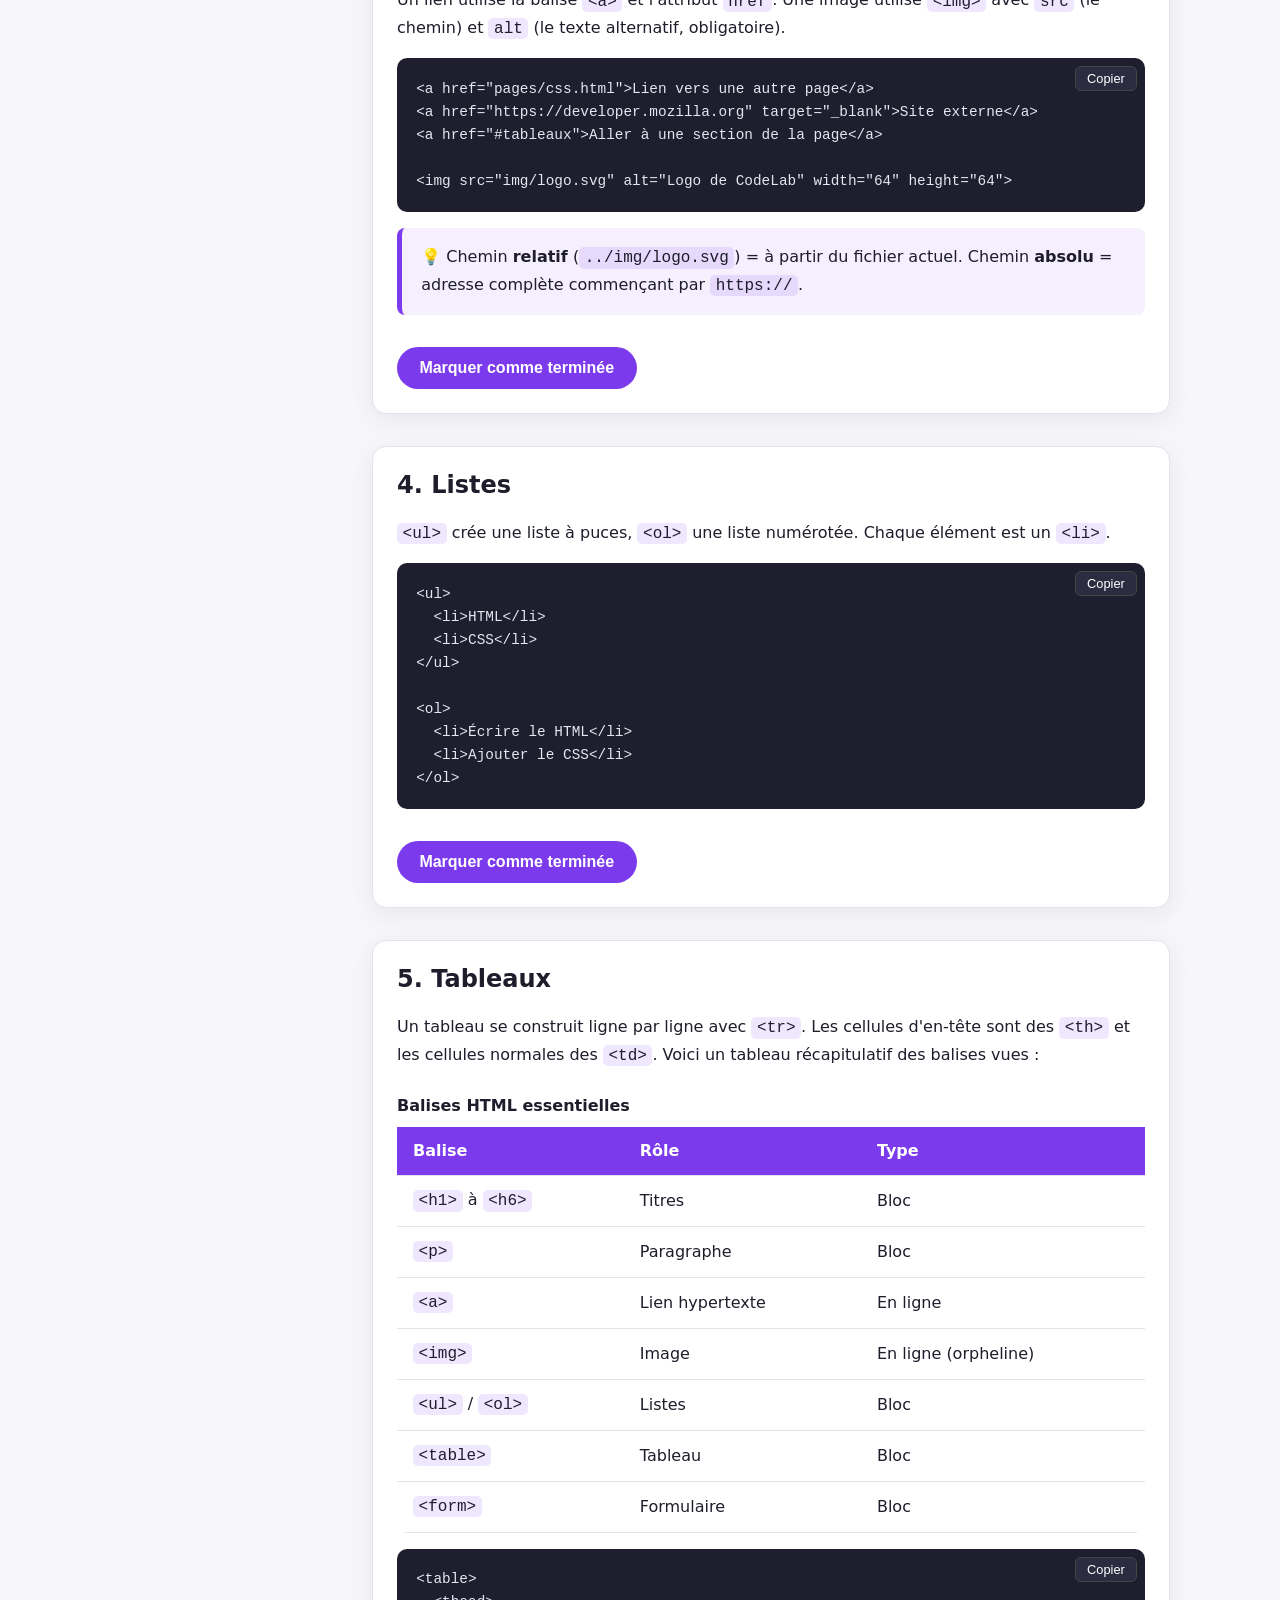
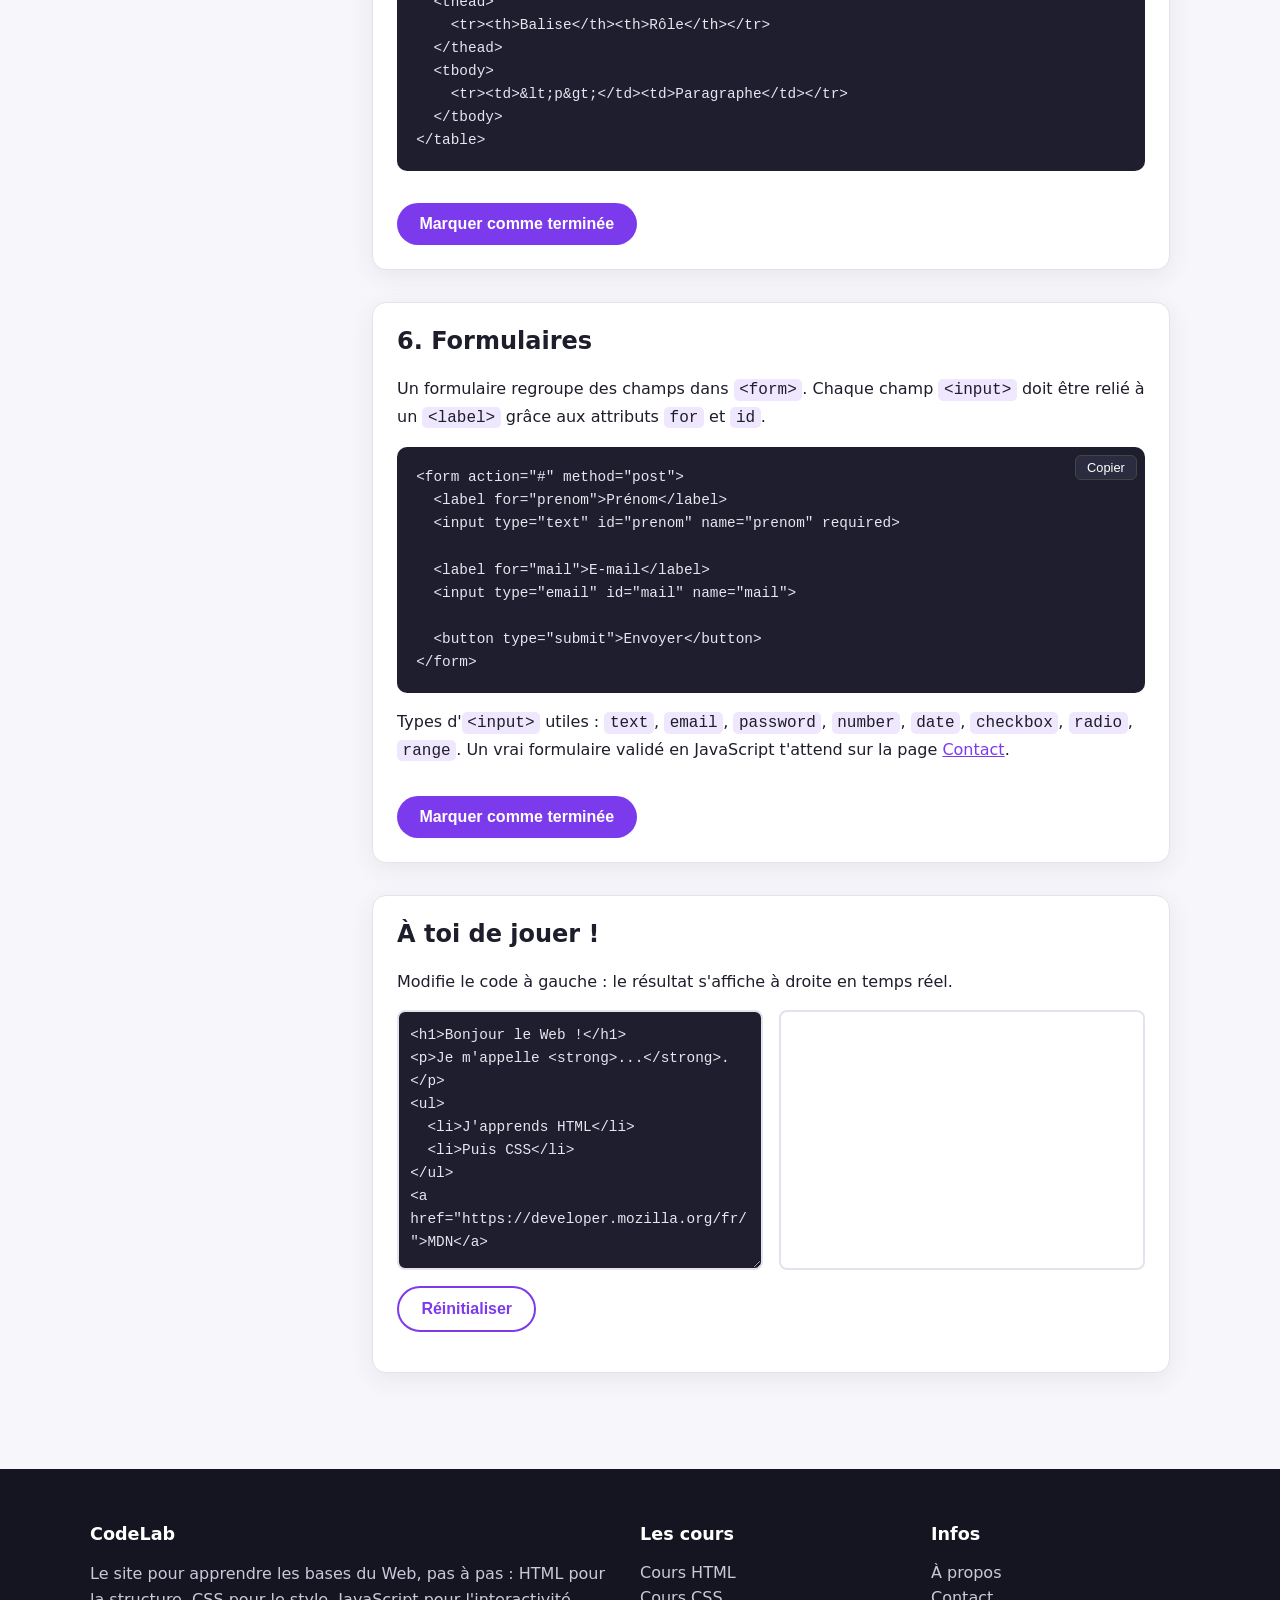
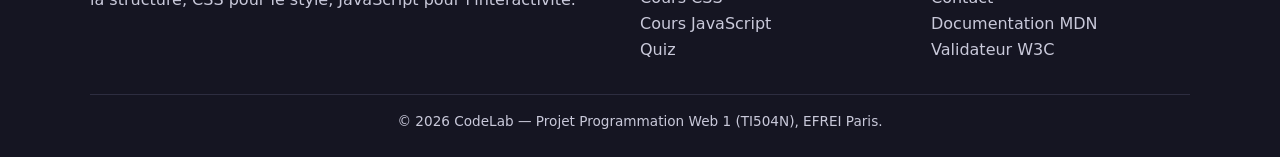
<file: pages/html.html>
<!DOCTYPE html>
<html lang="fr" class="no-js">
<head>
  <meta charset="UTF-8">
  <meta name="viewport" content="width=device-width, initial-scale=1">
  <meta name="description" content="Cours HTML pour débutants : structure d'une page, textes, liens, images, listes, tableaux et formulaires.">
  <title>Cours HTML | CodeLab</title>
  <link rel="icon" href="../img/logo.svg" type="image/svg+xml">
  <link rel="stylesheet" href="../css/style.css">
  <script src="../js/main.js" defer></script>
  <script src="../js/playground.js" defer></script>
</head>
<body data-course="html">
  <a class="skip-link" href="#contenu">Aller au contenu</a>

  <header class="site-header">
    <div class="header-inner">
      <a class="logo" href="../index.html">
        <img src="../img/logo.svg" alt="" width="36" height="36">Code<span>Lab</span>
      </a>
      <nav class="main-nav" id="main-nav" aria-label="Navigation principale">
        <ul>
          <li><a href="../index.html">Accueil</a></li>
          <li><a href="html.html">HTML</a></li>
          <li><a href="css.html">CSS</a></li>
          <li><a href="javascript.html">JavaScript</a></li>
          <li><a href="quiz.html">Quiz</a></li>
          <li><a href="apropos.html">À propos</a></li>
        </ul>
      </nav>
      <div class="header-tools">
        <button class="icon-btn theme-toggle" type="button" aria-label="Changer de thème (clair / sombre)">🌙</button>
        <button class="icon-btn burger" type="button" aria-label="Ouvrir le menu" aria-expanded="false" aria-controls="main-nav">☰</button>
      </div>
    </div>
    <div class="read-progress"></div>
  </header>

  <main id="contenu">
    <section class="page-hero html">
      <span class="badge js">Niveau débutant</span>
      <h1>Cours HTML</h1>
      <p>HTML (HyperText Markup Language) sert à décrire le contenu d'une page Web à l'aide de balises.</p>
    </section>

    <div class="course-layout">
      <aside class="toc card" aria-label="Sommaire du cours HTML">
        <strong>Sommaire</strong>
        <ol>
          <li><a href="#structure">Structure d'une page</a></li>
          <li><a href="#textes">Titres et textes</a></li>
          <li><a href="#liens">Liens et images</a></li>
          <li><a href="#listes">Listes</a></li>
          <li><a href="#tableaux">Tableaux</a></li>
          <li><a href="#formulaires">Formulaires</a></li>
          <li><a href="#editeur">À toi de jouer</a></li>
        </ol>
      </aside>

      <div>
        <section class="lesson card reveal" id="structure">
          <h2>1. Structure d'une page</h2>
          <p>Toute page HTML5 commence par le <code>&lt;!DOCTYPE html&gt;</code>, puis la balise <code>&lt;html&gt;</code> qui contient deux parties : le <code>&lt;head&gt;</code> (informations pour le navigateur) et le <code>&lt;body&gt;</code> (ce qui s'affiche).</p>
          <div class="code-block">
            <pre><code>&lt;!DOCTYPE html&gt;
&lt;html lang="fr"&gt;
&lt;head&gt;
  &lt;meta charset="UTF-8"&gt;
  &lt;meta name="viewport" content="width=device-width, initial-scale=1"&gt;
  &lt;title&gt;Ma première page&lt;/title&gt;
&lt;/head&gt;
&lt;body&gt;
  &lt;header&gt;...&lt;/header&gt;
  &lt;main&gt;...&lt;/main&gt;
  &lt;footer&gt;...&lt;/footer&gt;
&lt;/body&gt;
&lt;/html&gt;</code></pre>
          </div>
          <p class="tip">💡 Les balises <code>&lt;header&gt;</code>, <code>&lt;nav&gt;</code>, <code>&lt;main&gt;</code>, <code>&lt;section&gt;</code>, <code>&lt;article&gt;</code> et <code>&lt;footer&gt;</code> sont dites <strong>sémantiques</strong> : elles donnent du sens au contenu (utile pour le référencement et l'accessibilité).</p>
          <button class="btn lesson-done" type="button">Marquer comme terminée</button>
        </section>

        <section class="lesson card reveal" id="textes">
          <h2>2. Titres et textes</h2>
          <p>Il existe six niveaux de titres, de <code>&lt;h1&gt;</code> (le plus important, un seul par page) à <code>&lt;h6&gt;</code>. Les paragraphes s'écrivent avec <code>&lt;p&gt;</code>.</p>
          <div class="code-block">
            <pre><code>&lt;h1&gt;Titre principal&lt;/h1&gt;
&lt;h2&gt;Sous-titre&lt;/h2&gt;
&lt;p&gt;Un paragraphe avec un mot &lt;strong&gt;important&lt;/strong&gt;
et un mot &lt;em&gt;mis en valeur&lt;/em&gt;.&lt;/p&gt;
&lt;br&gt; &lt;!-- retour à la ligne --&gt;</code></pre>
          </div>
          <button class="btn lesson-done" type="button">Marquer comme terminée</button>
        </section>

        <section class="lesson card reveal" id="liens">
          <h2>3. Liens et images</h2>
          <p>Un lien utilise la balise <code>&lt;a&gt;</code> et l'attribut <code>href</code>. Une image utilise <code>&lt;img&gt;</code> avec <code>src</code> (le chemin) et <code>alt</code> (le texte alternatif, obligatoire).</p>
          <div class="code-block">
            <pre><code>&lt;a href="pages/css.html"&gt;Lien vers une autre page&lt;/a&gt;
&lt;a href="https://developer.mozilla.org" target="_blank"&gt;Site externe&lt;/a&gt;
&lt;a href="#tableaux"&gt;Aller à une section de la page&lt;/a&gt;

&lt;img src="img/logo.svg" alt="Logo de CodeLab" width="64" height="64"&gt;</code></pre>
          </div>
          <p class="tip">💡 Chemin <strong>relatif</strong> (<code>../img/logo.svg</code>) = à partir du fichier actuel. Chemin <strong>absolu</strong> = adresse complète commençant par <code>https://</code>.</p>
          <button class="btn lesson-done" type="button">Marquer comme terminée</button>
        </section>

        <section class="lesson card reveal" id="listes">
          <h2>4. Listes</h2>
          <p><code>&lt;ul&gt;</code> crée une liste à puces, <code>&lt;ol&gt;</code> une liste numérotée. Chaque élément est un <code>&lt;li&gt;</code>.</p>
          <div class="code-block">
            <pre><code>&lt;ul&gt;
  &lt;li&gt;HTML&lt;/li&gt;
  &lt;li&gt;CSS&lt;/li&gt;
&lt;/ul&gt;

&lt;ol&gt;
  &lt;li&gt;Écrire le HTML&lt;/li&gt;
  &lt;li&gt;Ajouter le CSS&lt;/li&gt;
&lt;/ol&gt;</code></pre>
          </div>
          <button class="btn lesson-done" type="button">Marquer comme terminée</button>
        </section>

        <section class="lesson card reveal" id="tableaux">
          <h2>5. Tableaux</h2>
          <p>Un tableau se construit ligne par ligne avec <code>&lt;tr&gt;</code>. Les cellules d'en-tête sont des <code>&lt;th&gt;</code> et les cellules normales des <code>&lt;td&gt;</code>. Voici un tableau récapitulatif des balises vues :</p>
          <div class="table-wrap">
            <table>
              <caption>Balises HTML essentielles</caption>
              <thead>
                <tr>
                  <th scope="col">Balise</th>
                  <th scope="col">Rôle</th>
                  <th scope="col">Type</th>
                </tr>
              </thead>
              <tbody>
                <tr><td><code>&lt;h1&gt;</code> à <code>&lt;h6&gt;</code></td><td>Titres</td><td>Bloc</td></tr>
                <tr><td><code>&lt;p&gt;</code></td><td>Paragraphe</td><td>Bloc</td></tr>
                <tr><td><code>&lt;a&gt;</code></td><td>Lien hypertexte</td><td>En ligne</td></tr>
                <tr><td><code>&lt;img&gt;</code></td><td>Image</td><td>En ligne (orpheline)</td></tr>
                <tr><td><code>&lt;ul&gt;</code> / <code>&lt;ol&gt;</code></td><td>Listes</td><td>Bloc</td></tr>
                <tr><td><code>&lt;table&gt;</code></td><td>Tableau</td><td>Bloc</td></tr>
                <tr><td><code>&lt;form&gt;</code></td><td>Formulaire</td><td>Bloc</td></tr>
              </tbody>
            </table>
          </div>
          <div class="code-block">
            <pre><code>&lt;table&gt;
  &lt;thead&gt;
    &lt;tr&gt;&lt;th&gt;Balise&lt;/th&gt;&lt;th&gt;Rôle&lt;/th&gt;&lt;/tr&gt;
  &lt;/thead&gt;
  &lt;tbody&gt;
    &lt;tr&gt;&lt;td&gt;&amp;lt;p&amp;gt;&lt;/td&gt;&lt;td&gt;Paragraphe&lt;/td&gt;&lt;/tr&gt;
  &lt;/tbody&gt;
&lt;/table&gt;</code></pre>
          </div>
          <button class="btn lesson-done" type="button">Marquer comme terminée</button>
        </section>

        <section class="lesson card reveal" id="formulaires">
          <h2>6. Formulaires</h2>
          <p>Un formulaire regroupe des champs dans <code>&lt;form&gt;</code>. Chaque champ <code>&lt;input&gt;</code> doit être relié à un <code>&lt;label&gt;</code> grâce aux attributs <code>for</code> et <code>id</code>.</p>
          <div class="code-block">
            <pre><code>&lt;form action="#" method="post"&gt;
  &lt;label for="prenom"&gt;Prénom&lt;/label&gt;
  &lt;input type="text" id="prenom" name="prenom" required&gt;

  &lt;label for="mail"&gt;E-mail&lt;/label&gt;
  &lt;input type="email" id="mail" name="mail"&gt;

  &lt;button type="submit"&gt;Envoyer&lt;/button&gt;
&lt;/form&gt;</code></pre>
          </div>
          <p>Types d'<code>&lt;input&gt;</code> utiles : <code>text</code>, <code>email</code>, <code>password</code>, <code>number</code>, <code>date</code>, <code>checkbox</code>, <code>radio</code>, <code>range</code>. Un vrai formulaire validé en JavaScript t'attend sur la page <a href="apropos.html#contact">Contact</a>.</p>
          <button class="btn lesson-done" type="button">Marquer comme terminée</button>
        </section>

        <section class="lesson card reveal" id="editeur">
          <h2>À toi de jouer !</h2>
          <p>Modifie le code à gauche : le résultat s'affiche à droite en temps réel.</p>
          <div class="live-editor">
            <label class="sr-only" for="editor-html">Code HTML à modifier</label>
            <textarea id="editor-html" spellcheck="false">&lt;h1&gt;Bonjour le Web !&lt;/h1&gt;
&lt;p&gt;Je m'appelle &lt;strong&gt;...&lt;/strong&gt;.&lt;/p&gt;
&lt;ul&gt;
  &lt;li&gt;J'apprends HTML&lt;/li&gt;
  &lt;li&gt;Puis CSS&lt;/li&gt;
&lt;/ul&gt;
&lt;a href="https://developer.mozilla.org/fr/"&gt;MDN&lt;/a&gt;</textarea>
            <iframe title="Aperçu du code HTML" sandbox="allow-scripts"></iframe>
          </div>
          <p><button class="btn secondary reset-editor" type="button">Réinitialiser</button></p>
        </section>
      </div>
    </div>
  </main>

  <footer class="site-footer">
    <div class="footer-inner">
      <div>
        <h2>CodeLab</h2>
        <p>Le site pour apprendre les bases du Web, pas à pas : HTML pour la structure, CSS pour le style, JavaScript pour l'interactivité.</p>
      </div>
      <nav aria-label="Navigation du pied de page">
        <h2>Les cours</h2>
        <ul>
          <li><a href="html.html">Cours HTML</a></li>
          <li><a href="css.html">Cours CSS</a></li>
          <li><a href="javascript.html">Cours JavaScript</a></li>
          <li><a href="quiz.html">Quiz</a></li>
        </ul>
      </nav>
      <nav aria-label="Informations">
        <h2>Infos</h2>
        <ul>
          <li><a href="apropos.html">À propos</a></li>
          <li><a href="apropos.html#contact">Contact</a></li>
          <li><a href="https://developer.mozilla.org/fr/">Documentation MDN</a></li>
          <li><a href="https://validator.w3.org/">Validateur W3C</a></li>
        </ul>
      </nav>
    </div>
    <p class="copyright">© <span class="year">2026</span> CodeLab — Projet Programmation Web 1 (TI504N), EFREI Paris.</p>
  </footer>

  <button class="to-top" type="button" aria-label="Revenir en haut de la page">↑</button>
</body>
</html>
</file>
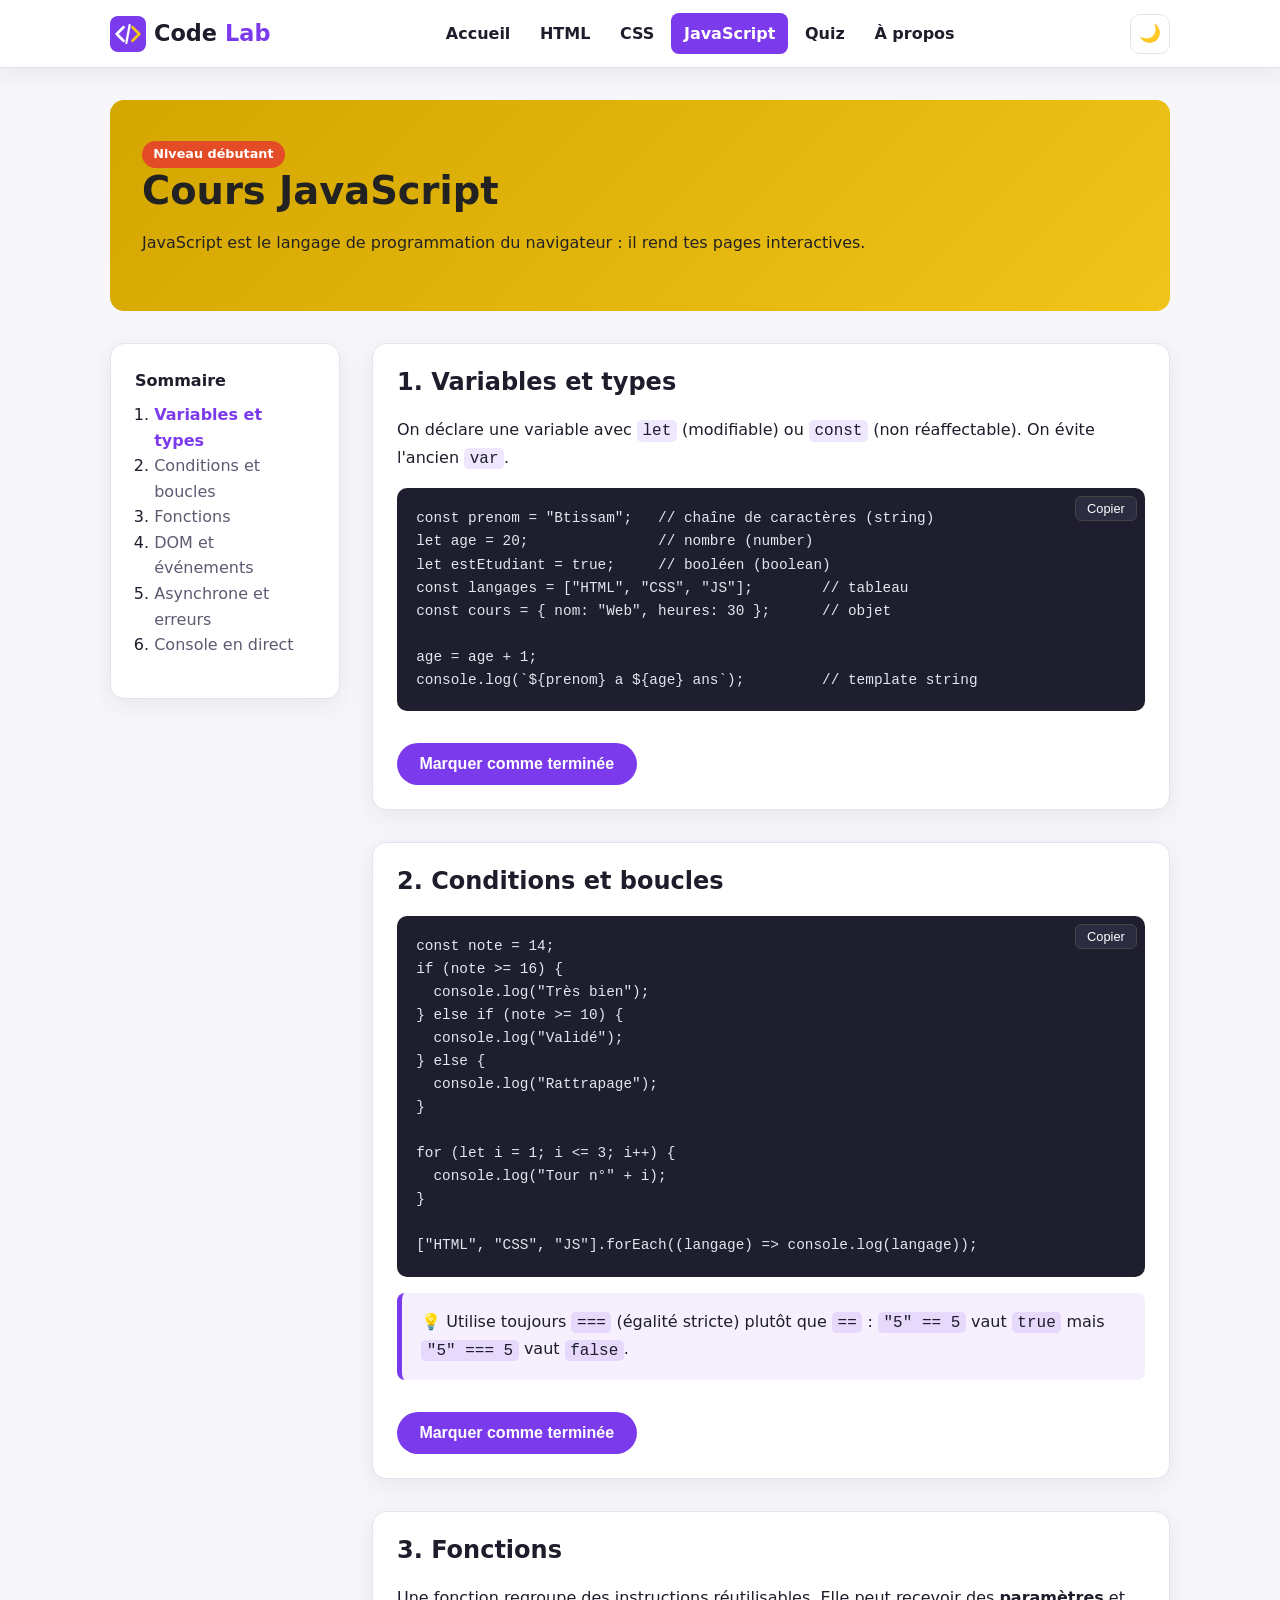
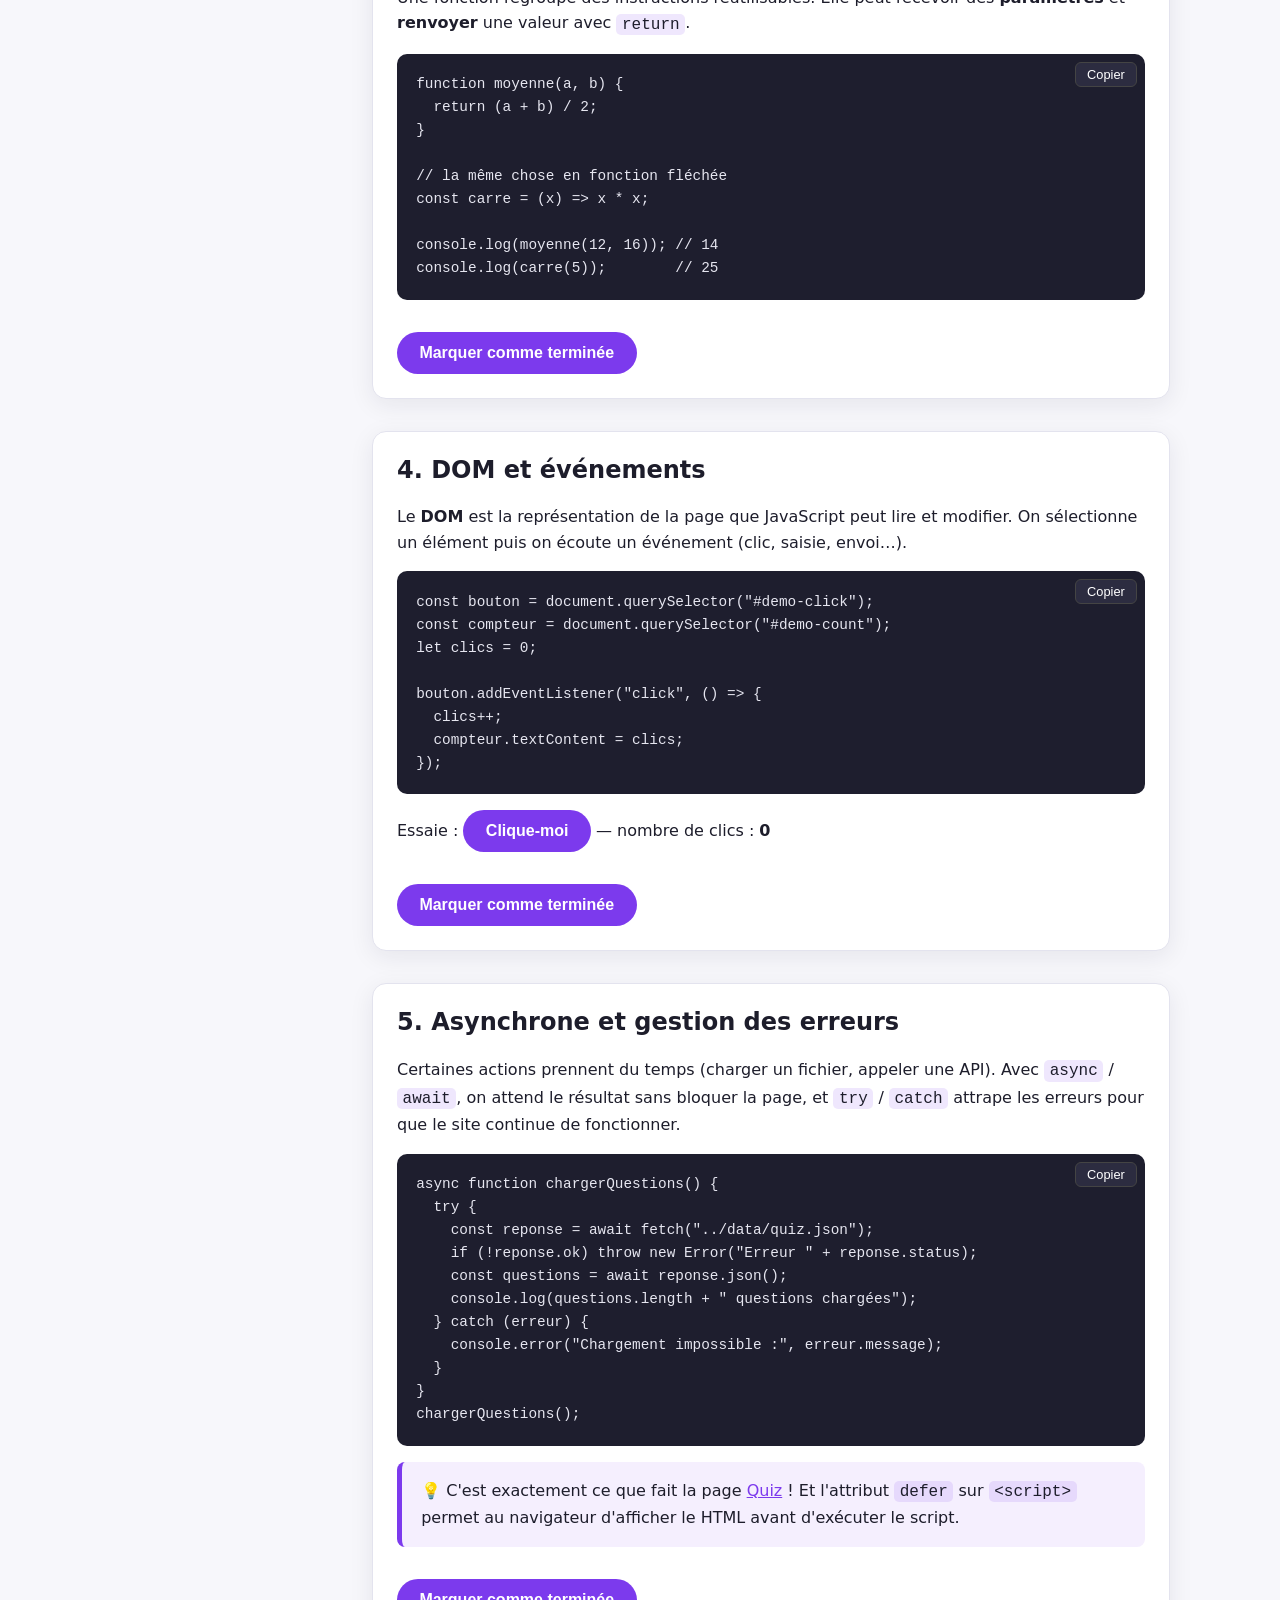
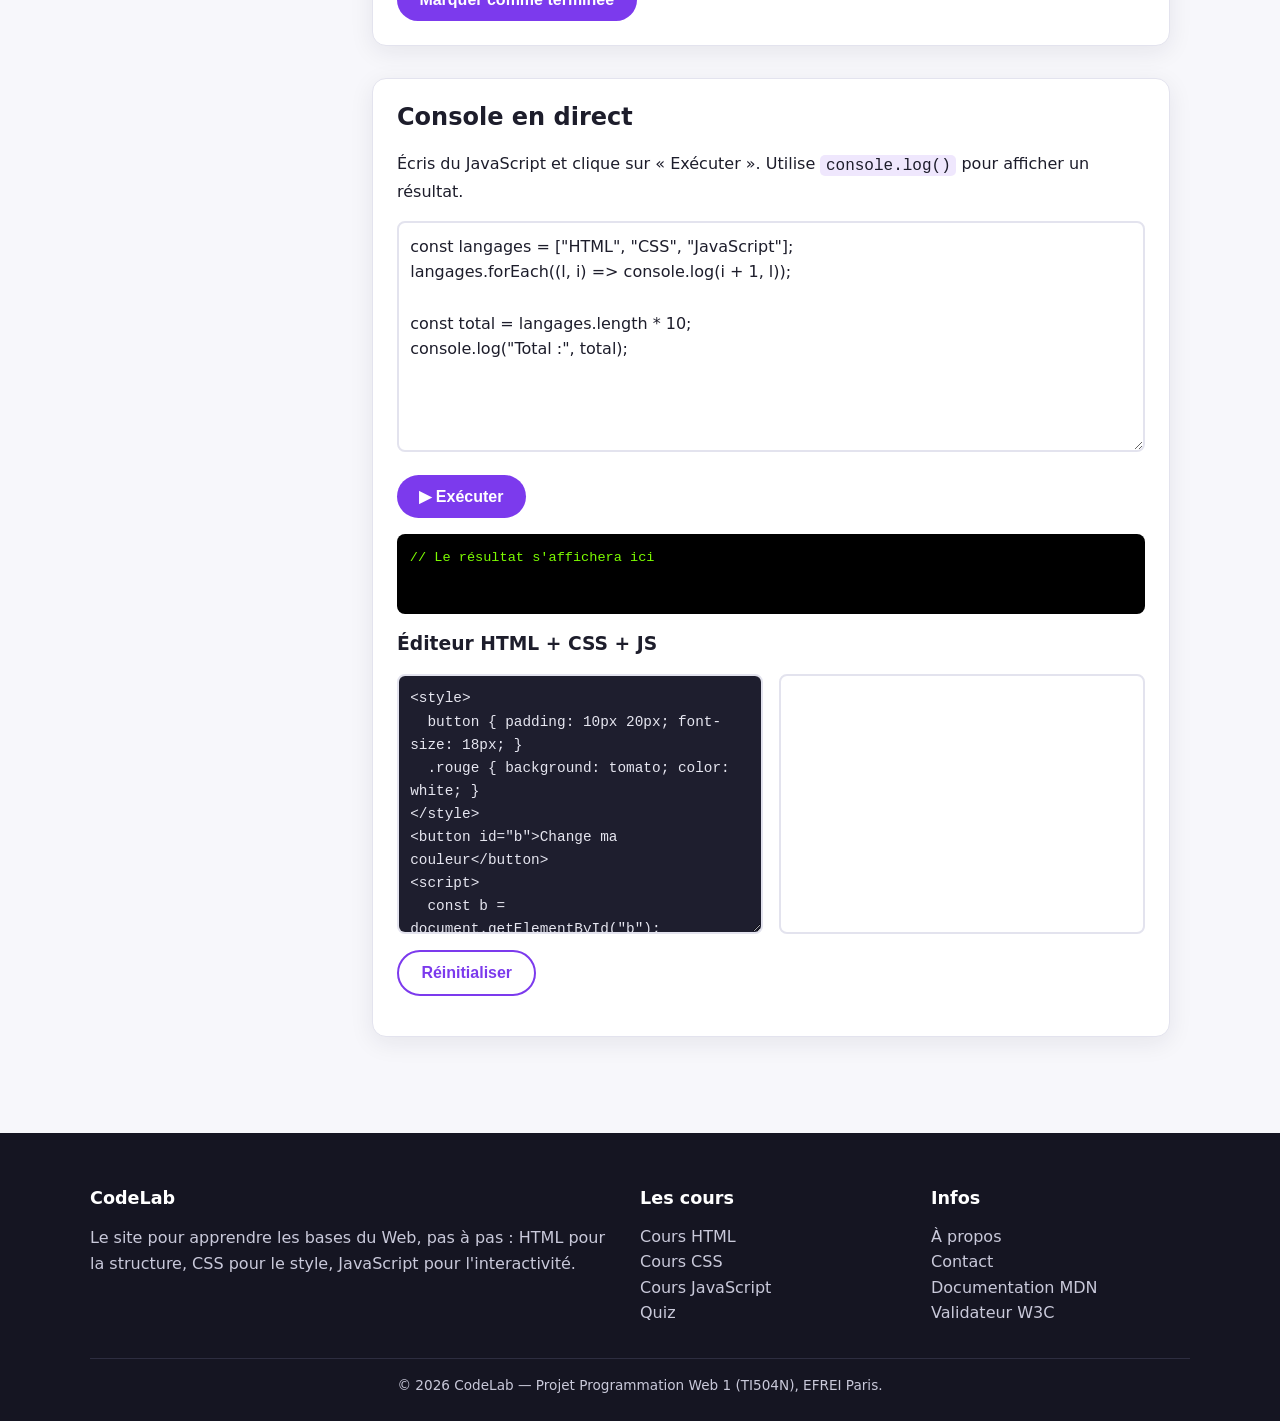
<file: pages/javascript.html>
<!DOCTYPE html>
<html lang="fr" class="no-js">
<head>
  <meta charset="UTF-8">
  <meta name="viewport" content="width=device-width, initial-scale=1">
  <meta name="description" content="Cours JavaScript : variables, conditions, fonctions, DOM, événements et asynchrone, avec une console intégrée.">
  <title>Cours JavaScript | CodeLab</title>
  <link rel="icon" href="../img/logo.svg" type="image/svg+xml">
  <link rel="stylesheet" href="../css/style.css">
  <script src="../js/main.js" defer></script>
  <script src="../js/playground.js" defer></script>
</head>
<body data-course="js">
  <a class="skip-link" href="#contenu">Aller au contenu</a>

  <header class="site-header">
    <div class="header-inner">
      <a class="logo" href="../index.html">
        <img src="../img/logo.svg" alt="" width="36" height="36">Code<span>Lab</span>
      </a>
      <nav class="main-nav" id="main-nav" aria-label="Navigation principale">
        <ul>
          <li><a href="../index.html">Accueil</a></li>
          <li><a href="html.html">HTML</a></li>
          <li><a href="css.html">CSS</a></li>
          <li><a href="javascript.html">JavaScript</a></li>
          <li><a href="quiz.html">Quiz</a></li>
          <li><a href="apropos.html">À propos</a></li>
        </ul>
      </nav>
      <div class="header-tools">
        <button class="icon-btn theme-toggle" type="button" aria-label="Changer de thème (clair / sombre)">🌙</button>
        <button class="icon-btn burger" type="button" aria-label="Ouvrir le menu" aria-expanded="false" aria-controls="main-nav">☰</button>
      </div>
    </div>
    <div class="read-progress"></div>
  </header>

  <main id="contenu">
    <section class="page-hero js">
      <span class="badge html">Niveau débutant</span>
      <h1>Cours JavaScript</h1>
      <p>JavaScript est le langage de programmation du navigateur : il rend tes pages interactives.</p>
    </section>

    <div class="course-layout">
      <aside class="toc card" aria-label="Sommaire du cours JavaScript">
        <strong>Sommaire</strong>
        <ol>
          <li><a href="#variables">Variables et types</a></li>
          <li><a href="#conditions">Conditions et boucles</a></li>
          <li><a href="#fonctions">Fonctions</a></li>
          <li><a href="#dom">DOM et événements</a></li>
          <li><a href="#async">Asynchrone et erreurs</a></li>
          <li><a href="#console">Console en direct</a></li>
        </ol>
      </aside>

      <div>
        <section class="lesson card reveal" id="variables">
          <h2>1. Variables et types</h2>
          <p>On déclare une variable avec <code>let</code> (modifiable) ou <code>const</code> (non réaffectable). On évite l'ancien <code>var</code>.</p>
          <div class="code-block">
            <pre><code>const prenom = "Btissam";   // chaîne de caractères (string)
let age = 20;               // nombre (number)
let estEtudiant = true;     // booléen (boolean)
const langages = ["HTML", "CSS", "JS"];        // tableau
const cours = { nom: "Web", heures: 30 };      // objet

age = age + 1;
console.log(`${prenom} a ${age} ans`);         // template string</code></pre>
          </div>
          <button class="btn lesson-done" type="button">Marquer comme terminée</button>
        </section>

        <section class="lesson card reveal" id="conditions">
          <h2>2. Conditions et boucles</h2>
          <div class="code-block">
            <pre><code>const note = 14;
if (note &gt;= 16) {
  console.log("Très bien");
} else if (note &gt;= 10) {
  console.log("Validé");
} else {
  console.log("Rattrapage");
}

for (let i = 1; i &lt;= 3; i++) {
  console.log("Tour n°" + i);
}

["HTML", "CSS", "JS"].forEach((langage) =&gt; console.log(langage));</code></pre>
          </div>
          <p class="tip">💡 Utilise toujours <code>===</code> (égalité stricte) plutôt que <code>==</code> : <code>"5" == 5</code> vaut <code>true</code> mais <code>"5" === 5</code> vaut <code>false</code>.</p>
          <button class="btn lesson-done" type="button">Marquer comme terminée</button>
        </section>

        <section class="lesson card reveal" id="fonctions">
          <h2>3. Fonctions</h2>
          <p>Une fonction regroupe des instructions réutilisables. Elle peut recevoir des <strong>paramètres</strong> et <strong>renvoyer</strong> une valeur avec <code>return</code>.</p>
          <div class="code-block">
            <pre><code>function moyenne(a, b) {
  return (a + b) / 2;
}

// la même chose en fonction fléchée
const carre = (x) =&gt; x * x;

console.log(moyenne(12, 16)); // 14
console.log(carre(5));        // 25</code></pre>
          </div>
          <button class="btn lesson-done" type="button">Marquer comme terminée</button>
        </section>

        <section class="lesson card reveal" id="dom">
          <h2>4. DOM et événements</h2>
          <p>Le <strong>DOM</strong> est la représentation de la page que JavaScript peut lire et modifier. On sélectionne un élément puis on écoute un événement (clic, saisie, envoi…).</p>
          <div class="code-block">
            <pre><code>const bouton = document.querySelector("#demo-click");
const compteur = document.querySelector("#demo-count");
let clics = 0;

bouton.addEventListener("click", () =&gt; {
  clics++;
  compteur.textContent = clics;
});</code></pre>
          </div>
          <p>Essaie : <button class="btn" id="demo-click" type="button">Clique-moi</button> — nombre de clics : <strong id="demo-count">0</strong></p>
          <button class="btn lesson-done" type="button">Marquer comme terminée</button>
        </section>

        <section class="lesson card reveal" id="async">
          <h2>5. Asynchrone et gestion des erreurs</h2>
          <p>Certaines actions prennent du temps (charger un fichier, appeler une API). Avec <code>async</code> / <code>await</code>, on attend le résultat sans bloquer la page, et <code>try</code> / <code>catch</code> attrape les erreurs pour que le site continue de fonctionner.</p>
          <div class="code-block">
            <pre><code>async function chargerQuestions() {
  try {
    const reponse = await fetch("../data/quiz.json");
    if (!reponse.ok) throw new Error("Erreur " + reponse.status);
    const questions = await reponse.json();
    console.log(questions.length + " questions chargées");
  } catch (erreur) {
    console.error("Chargement impossible :", erreur.message);
  }
}
chargerQuestions();</code></pre>
          </div>
          <p class="tip">💡 C'est exactement ce que fait la page <a href="quiz.html">Quiz</a> ! Et l'attribut <code>defer</code> sur <code>&lt;script&gt;</code> permet au navigateur d'afficher le HTML avant d'exécuter le script.</p>
          <button class="btn lesson-done" type="button">Marquer comme terminée</button>
        </section>

        <section class="lesson card reveal" id="console">
          <h2>Console en direct</h2>
          <p>Écris du JavaScript et clique sur « Exécuter ». Utilise <code>console.log()</code> pour afficher un résultat.</p>
          <label class="sr-only" for="js-input">Code JavaScript à exécuter</label>
          <textarea id="js-input" rows="8" spellcheck="false">const langages = ["HTML", "CSS", "JavaScript"];
langages.forEach((l, i) =&gt; console.log(i + 1, l));

const total = langages.length * 10;
console.log("Total :", total);</textarea>
          <p><button class="btn" id="run-js" type="button">▶ Exécuter</button></p>
          <div class="console-out" id="js-output" aria-live="polite">// Le résultat s'affichera ici</div>

          <h3>Éditeur HTML + CSS + JS</h3>
          <div class="live-editor">
            <label class="sr-only" for="editor-js">Code de la page de test</label>
            <textarea id="editor-js" spellcheck="false">&lt;style&gt;
  button { padding: 10px 20px; font-size: 18px; }
  .rouge { background: tomato; color: white; }
&lt;/style&gt;
&lt;button id="b"&gt;Change ma couleur&lt;/button&gt;
&lt;script&gt;
  const b = document.getElementById("b");
  b.addEventListener("click", () =&gt; b.classList.toggle("rouge"));
&lt;/script&gt;</textarea>
            <iframe title="Aperçu du code" sandbox="allow-scripts"></iframe>
          </div>
          <p><button class="btn secondary reset-editor" type="button">Réinitialiser</button></p>
        </section>
      </div>
    </div>
  </main>

  <footer class="site-footer">
    <div class="footer-inner">
      <div>
        <h2>CodeLab</h2>
        <p>Le site pour apprendre les bases du Web, pas à pas : HTML pour la structure, CSS pour le style, JavaScript pour l'interactivité.</p>
      </div>
      <nav aria-label="Navigation du pied de page">
        <h2>Les cours</h2>
        <ul>
          <li><a href="html.html">Cours HTML</a></li>
          <li><a href="css.html">Cours CSS</a></li>
          <li><a href="javascript.html">Cours JavaScript</a></li>
          <li><a href="quiz.html">Quiz</a></li>
        </ul>
      </nav>
      <nav aria-label="Informations">
        <h2>Infos</h2>
        <ul>
          <li><a href="apropos.html">À propos</a></li>
          <li><a href="apropos.html#contact">Contact</a></li>
          <li><a href="https://developer.mozilla.org/fr/">Documentation MDN</a></li>
          <li><a href="https://validator.w3.org/">Validateur W3C</a></li>
        </ul>
      </nav>
    </div>
    <p class="copyright">© <span class="year">2026</span> CodeLab — Projet Programmation Web 1 (TI504N), EFREI Paris.</p>
  </footer>

  <button class="to-top" type="button" aria-label="Revenir en haut de la page">↑</button>
</body>
</html>
</file>
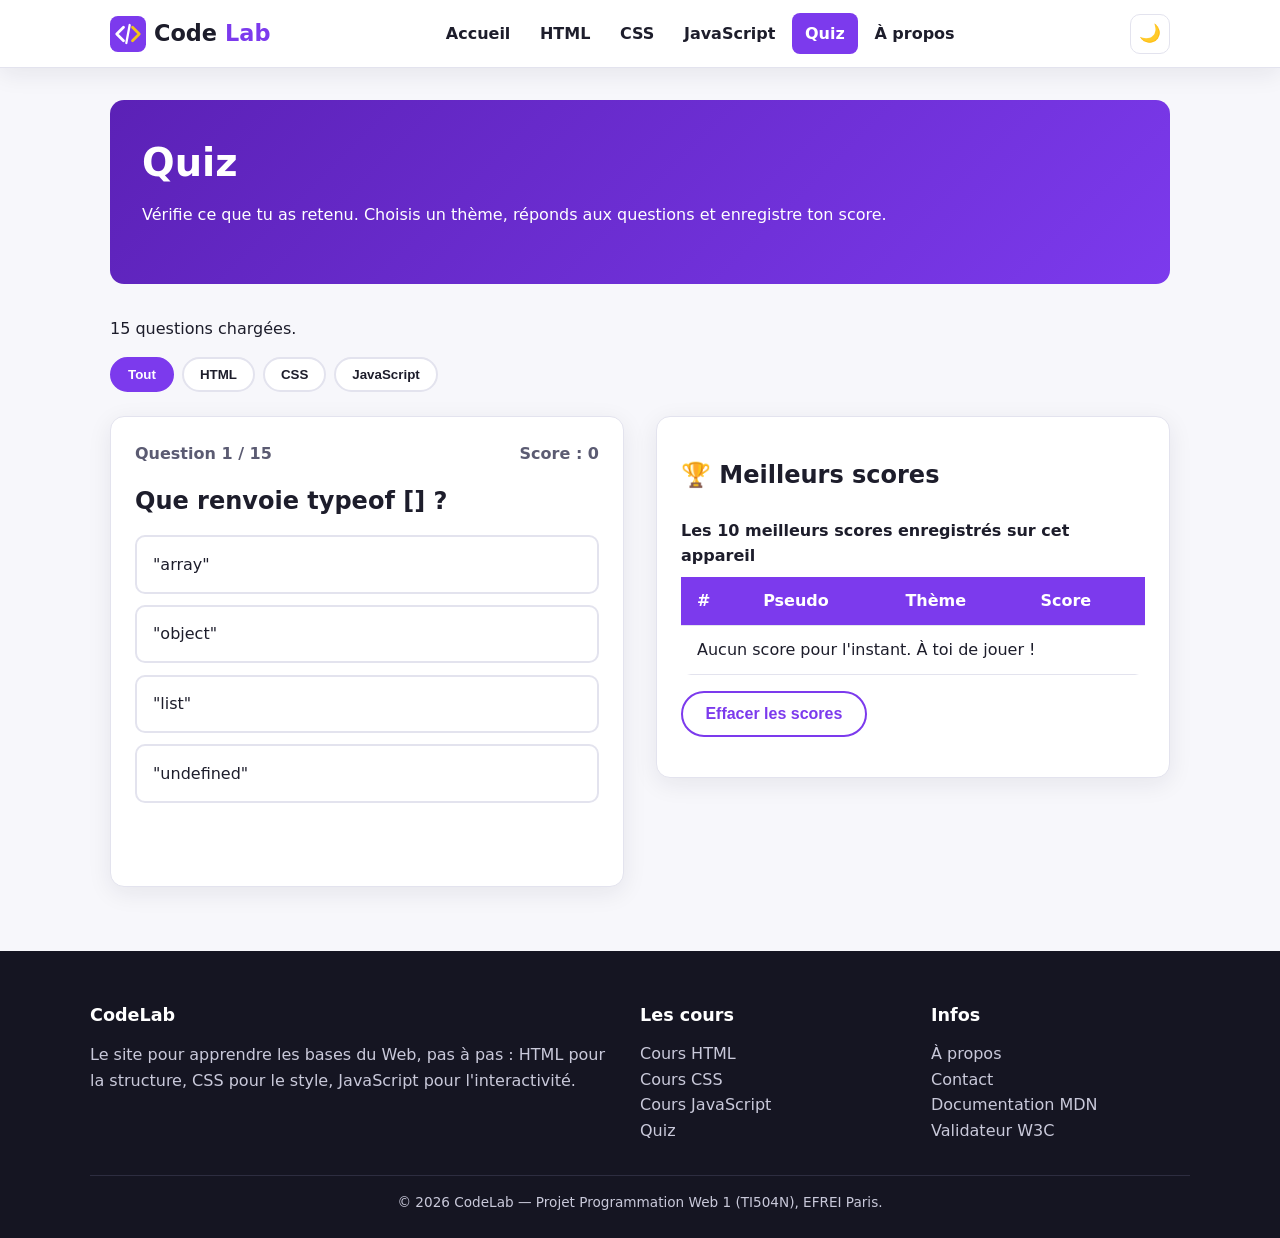
<file: pages/quiz.html>
<!DOCTYPE html>
<html lang="fr" class="no-js">
<head>
  <meta charset="UTF-8">
  <meta name="viewport" content="width=device-width, initial-scale=1">
  <meta name="description" content="Teste tes connaissances en HTML, CSS et JavaScript avec le quiz CodeLab.">
  <title>Quiz | CodeLab</title>
  <link rel="icon" href="../img/logo.svg" type="image/svg+xml">
  <link rel="stylesheet" href="../css/style.css">
  <script src="../js/main.js" defer></script>
  <script src="../js/quiz.js" defer></script>
</head>
<body>
  <a class="skip-link" href="#contenu">Aller au contenu</a>

  <header class="site-header">
    <div class="header-inner">
      <a class="logo" href="../index.html">
        <img src="../img/logo.svg" alt="" width="36" height="36">Code<span>Lab</span>
      </a>
      <nav class="main-nav" id="main-nav" aria-label="Navigation principale">
        <ul>
          <li><a href="../index.html">Accueil</a></li>
          <li><a href="html.html">HTML</a></li>
          <li><a href="css.html">CSS</a></li>
          <li><a href="javascript.html">JavaScript</a></li>
          <li><a href="quiz.html">Quiz</a></li>
          <li><a href="apropos.html">À propos</a></li>
        </ul>
      </nav>
      <div class="header-tools">
        <button class="icon-btn theme-toggle" type="button" aria-label="Changer de thème (clair / sombre)">🌙</button>
        <button class="icon-btn burger" type="button" aria-label="Ouvrir le menu" aria-expanded="false" aria-controls="main-nav">☰</button>
      </div>
    </div>
    <div class="read-progress"></div>
  </header>

  <main id="contenu">
    <section class="page-hero quiz">
      <h1>Quiz</h1>
      <p>Vérifie ce que tu as retenu. Choisis un thème, réponds aux questions et enregistre ton score.</p>
    </section>

    <p id="quiz-status" aria-live="polite">Chargement…</p>

    <div class="quiz-filters" role="group" aria-label="Choisir le thème du quiz">
      <button class="filter-btn active" type="button" data-theme="all" aria-pressed="true">Tout</button>
      <button class="filter-btn" type="button" data-theme="html" aria-pressed="false">HTML</button>
      <button class="filter-btn" type="button" data-theme="css" aria-pressed="false">CSS</button>
      <button class="filter-btn" type="button" data-theme="js" aria-pressed="false">JavaScript</button>
    </div>

    <div class="two-cols">
      <section class="card quiz-box" aria-label="Question en cours">
        <div id="quiz-box">
          <div class="quiz-top">
            <span id="quiz-progress">Question 1</span>
            <span id="quiz-score">Score : 0</span>
          </div>
          <h2 id="quiz-question">…</h2>
          <div class="answers" id="quiz-answers"></div>
          <p class="explanation" id="quiz-explanation" aria-live="polite"></p>
          <button class="btn hidden" id="quiz-next" type="button">Question suivante →</button>
        </div>

        <div class="hidden" id="quiz-result">
          <h2>Résultat 🎯</h2>
          <p id="quiz-result-text"></p>
          <form class="form" id="score-form" novalidate>
            <div class="form-row">
              <label for="pseudo">Ton pseudo pour le tableau des scores</label>
              <input type="text" id="pseudo" name="pseudo" maxlength="20" placeholder="ex : codeuse94" required>
            </div>
            <button class="btn" type="submit">Enregistrer mon score</button>
          </form>
          <p><button class="btn secondary" id="quiz-restart" type="button">Rejouer</button></p>
        </div>
      </section>

      <section class="card" aria-labelledby="titre-scores">
        <h2 id="titre-scores">🏆 Meilleurs scores</h2>
        <div class="table-wrap">
          <table>
            <caption>Les 10 meilleurs scores enregistrés sur cet appareil</caption>
            <thead>
              <tr>
                <th scope="col">#</th>
                <th scope="col">Pseudo</th>
                <th scope="col">Thème</th>
                <th scope="col">Score</th>
              </tr>
            </thead>
            <tbody id="scores-body"></tbody>
          </table>
        </div>
        <p><button class="btn secondary" id="clear-scores" type="button">Effacer les scores</button></p>
      </section>
    </div>
  </main>

  <footer class="site-footer">
    <div class="footer-inner">
      <div>
        <h2>CodeLab</h2>
        <p>Le site pour apprendre les bases du Web, pas à pas : HTML pour la structure, CSS pour le style, JavaScript pour l'interactivité.</p>
      </div>
      <nav aria-label="Navigation du pied de page">
        <h2>Les cours</h2>
        <ul>
          <li><a href="html.html">Cours HTML</a></li>
          <li><a href="css.html">Cours CSS</a></li>
          <li><a href="javascript.html">Cours JavaScript</a></li>
          <li><a href="quiz.html">Quiz</a></li>
        </ul>
      </nav>
      <nav aria-label="Informations">
        <h2>Infos</h2>
        <ul>
          <li><a href="apropos.html">À propos</a></li>
          <li><a href="apropos.html#contact">Contact</a></li>
          <li><a href="https://developer.mozilla.org/fr/">Documentation MDN</a></li>
          <li><a href="https://validator.w3.org/">Validateur W3C</a></li>
        </ul>
      </nav>
    </div>
    <p class="copyright">© <span class="year">2026</span> CodeLab — Projet Programmation Web 1 (TI504N), EFREI Paris.</p>
  </footer>

  <button class="to-top" type="button" aria-label="Revenir en haut de la page">↑</button>
</body>
</html>
</file>
<file: css/style.css>
/* =========================================================
   CodeLab — feuille de style principale
   Organisation :
   1. Variables (thème clair / sombre)
   2. Base & typographie
   3. En-tête + navigation
   4. Composants (boutons, cartes, code, tableaux, formulaires)
   5. Pages (accueil, cours, quiz, à propos)
   6. Pied de page
   7. Animations
   8. Responsive (media queries)
   ========================================================= */

/* ---------- 1. Variables ---------- */
:root {
  --html: #e34c26;
  --css: #2965f1;
  --js: #f0c419;
  --accent: #7c3aed;
  --bg: #f7f7fb;
  --surface: #ffffff;
  --text: #1d1d2b;
  --muted: #5b5b72;
  --border: #e3e3ee;
  --code-bg: #1e1e2e;
  --code-text: #e6e6f0;
  --radius: 14px;
  --shadow: 0 6px 24px rgba(20, 20, 50, 0.08);
  --header-h: 68px;
  --font: "Segoe UI", system-ui, -apple-system, Roboto, "Helvetica Neue", Arial, sans-serif;
  --mono: "Cascadia Code", "Fira Code", Consolas, "Courier New", monospace;
}

/* Thème sombre activé par le bouton (classe ajoutée en JS) */
body.dark {
  --bg: #12121c;
  --surface: #1c1c2a;
  --text: #ececf4;
  --muted: #a3a3bb;
  --border: #2d2d40;
  --shadow: 0 6px 24px rgba(0, 0, 0, 0.4);
}

/* ---------- 2. Base ---------- */
*,
*::before,
*::after {
  box-sizing: border-box;
}

html {
  scroll-behavior: smooth;
}

body {
  margin: 0;
  font-family: var(--font);
  background: var(--bg);
  color: var(--text);
  line-height: 1.6;
  transition: background 0.3s, color 0.3s;
}

img {
  max-width: 100%;
  display: block;
}

a {
  color: var(--accent);
}

h1, h2, h3 {
  line-height: 1.2;
}

main {
  max-width: 1100px;
  margin: 0 auto;
  padding: 2rem 1.25rem 4rem;
}

.skip-link {
  position: absolute;
  left: -999px;
  top: 0;
  background: var(--accent);
  color: #fff;
  padding: 0.5rem 1rem;
  z-index: 100;
}

.skip-link:focus {
  left: 0;
}

/* ---------- 3. En-tête + navigation ---------- */
.site-header {
  position: sticky;
  top: 0;
  z-index: 50;
  height: var(--header-h);
  background: var(--surface);
  border-bottom: 1px solid var(--border);
  box-shadow: var(--shadow);
}

.header-inner {
  max-width: 1100px;
  height: 100%;
  margin: 0 auto;
  padding: 0 1.25rem;
  display: flex;
  align-items: center;
  justify-content: space-between;
  gap: 1rem;
}

.logo {
  display: flex;
  align-items: center;
  gap: 0.5rem;
  font-size: 1.4rem;
  font-weight: 800;
  color: var(--text);
  text-decoration: none;
}

.logo img {
  width: 36px;
  height: 36px;
}

.logo span {
  color: var(--accent);
}

.main-nav ul {
  list-style: none;
  display: flex;
  gap: 0.25rem;
  margin: 0;
  padding: 0;
}

.main-nav a {
  display: block;
  padding: 0.5rem 0.8rem;
  border-radius: 8px;
  color: var(--text);
  text-decoration: none;
  font-weight: 600;
  transition: background 0.2s, color 0.2s;
}

.main-nav a:hover,
.main-nav a.active {
  background: var(--accent);
  color: #fff;
}

.header-tools {
  display: flex;
  align-items: center;
  gap: 0.5rem;
}

.icon-btn {
  width: 40px;
  height: 40px;
  border: 1px solid var(--border);
  border-radius: 10px;
  background: var(--surface);
  color: var(--text);
  font-size: 1.1rem;
  cursor: pointer;
}

.burger {
  display: none;
}

/* Barre de progression de lecture (remplie en JS) */
.read-progress {
  position: absolute;
  left: 0;
  bottom: -1px;
  height: 3px;
  width: 0;
  background: linear-gradient(90deg, var(--html), var(--css), var(--js));
}

/* ---------- 4. Composants ---------- */
.btn {
  display: inline-block;
  padding: 0.75rem 1.4rem;
  border: none;
  border-radius: 999px;
  background: var(--accent);
  color: #fff;
  font-weight: 700;
  font-size: 1rem;
  text-decoration: none;
  cursor: pointer;
  transition: transform 0.2s, box-shadow 0.2s;
}

.btn:hover {
  transform: translateY(-2px);
  box-shadow: 0 8px 20px rgba(124, 58, 237, 0.35);
}

.btn.secondary {
  background: transparent;
  color: var(--accent);
  border: 2px solid var(--accent);
}

.card {
  background: var(--surface);
  border: 1px solid var(--border);
  border-radius: var(--radius);
  padding: 1.5rem;
  box-shadow: var(--shadow);
}

.grid-3 {
  display: grid;
  grid-template-columns: repeat(3, 1fr);
  gap: 1.5rem;
}

.badge {
  display: inline-block;
  padding: 0.2rem 0.7rem;
  border-radius: 999px;
  font-size: 0.8rem;
  font-weight: 700;
  color: #fff;
}

.badge.html { background: var(--html); }
.badge.css { background: var(--css); }
.badge.js { background: var(--js); color: #222; }

/* Blocs de code */
.code-block {
  position: relative;
  margin: 1rem 0;
}

pre {
  margin: 0;
  padding: 1.2rem;
  border-radius: 10px;
  background: var(--code-bg);
  color: var(--code-text);
  font-family: var(--mono);
  font-size: 0.9rem;
  overflow-x: auto;
}

code {
  font-family: var(--mono);
}

p code,
li code,
td code {
  background: rgba(124, 58, 237, 0.12);
  padding: 0.1rem 0.35rem;
  border-radius: 5px;
}

.copy-btn {
  position: absolute;
  top: 0.5rem;
  right: 0.5rem;
  padding: 0.25rem 0.7rem;
  border: 1px solid #444;
  border-radius: 6px;
  background: #2c2c40;
  color: #fff;
  font-size: 0.8rem;
  cursor: pointer;
}

/* Tableaux */
.table-wrap {
  overflow-x: auto;
}

table {
  width: 100%;
  border-collapse: collapse;
  background: var(--surface);
  border-radius: 10px;
  overflow: hidden;
}

caption {
  text-align: left;
  font-weight: 700;
  padding: 0.5rem 0;
}

th,
td {
  padding: 0.7rem 1rem;
  border-bottom: 1px solid var(--border);
  text-align: left;
}

th {
  background: var(--accent);
  color: #fff;
}

tbody tr:hover {
  background: rgba(124, 58, 237, 0.07);
}

/* Formulaires */
.form {
  display: grid;
  gap: 1rem;
}

.form-row {
  display: grid;
  gap: 0.3rem;
}

label {
  font-weight: 600;
}

input,
select,
textarea {
  width: 100%;
  padding: 0.7rem;
  border: 2px solid var(--border);
  border-radius: 8px;
  background: var(--surface);
  color: var(--text);
  font: inherit;
}

input:focus,
select:focus,
textarea:focus {
  outline: none;
  border-color: var(--accent);
}

input.invalid,
textarea.invalid,
select.invalid {
  border-color: #e53935;
}

input.valid,
textarea.valid,
select.valid {
  border-color: #2e7d32;
}

.error-msg {
  min-height: 1.2em;
  color: #e53935;
  font-size: 0.85rem;
}

.form-success {
  display: none;
  padding: 1rem;
  border-radius: 8px;
  background: #e8f5e9;
  color: #1b5e20;
  font-weight: 600;
}

.form-success.show {
  display: block;
}

/* Toast (petite notification) */
.toast {
  position: fixed;
  left: 50%;
  bottom: 2rem;
  transform: translate(-50%, 150%);
  padding: 0.8rem 1.4rem;
  border-radius: 999px;
  background: var(--text);
  color: var(--bg);
  font-weight: 600;
  transition: transform 0.3s;
  z-index: 200;
}

.toast.show {
  transform: translate(-50%, 0);
}

/* Bouton retour en haut */
.to-top {
  position: fixed;
  right: 1.2rem;
  bottom: 1.2rem;
  width: 46px;
  height: 46px;
  border: none;
  border-radius: 50%;
  background: var(--accent);
  color: #fff;
  font-size: 1.3rem;
  cursor: pointer;
  opacity: 0;
  pointer-events: none;
  transition: opacity 0.3s;
}

.to-top.show {
  opacity: 1;
  pointer-events: auto;
}

/* ---------- 5. Pages ---------- */

/* Accueil : hero */
.hero {
  display: grid;
  grid-template-columns: 1.2fr 1fr;
  gap: 2rem;
  align-items: center;
  padding: 2rem 0 3rem;
}

.hero h1 {
  font-size: 2.8rem;
  margin: 0 0 1rem;
}

.typed {
  color: var(--accent);
  border-right: 3px solid var(--accent);
  padding-right: 4px;
  animation: blink 0.8s step-end infinite;
}

.hero p {
  color: var(--muted);
  font-size: 1.15rem;
}

.hero-actions {
  display: flex;
  flex-wrap: wrap;
  gap: 1rem;
  margin-top: 1.5rem;
}

.hero-visual {
  animation: float 4s ease-in-out infinite;
}

/* Carrousel */
.carousel {
  position: relative;
  overflow: hidden;
  border-radius: var(--radius);
  box-shadow: var(--shadow);
  margin-bottom: 3rem;
}

.slides {
  display: flex;
  transition: transform 0.6s ease;
}

.slide {
  min-width: 100%;
  padding: 3rem 4rem;
  color: #fff;
  min-height: 240px;
}

.slide h2 {
  margin-top: 0;
  font-size: 2rem;
}

.slide.html { background: linear-gradient(135deg, #e34c26, #f06529); }
.slide.css { background: linear-gradient(135deg, #264de4, #2965f1); }
.slide.js { background: linear-gradient(135deg, #d4a600, #f0c419); color: #222; }

.slide .btn {
  background: #fff;
  color: #222;
}

.carousel-btn {
  position: absolute;
  top: 50%;
  transform: translateY(-50%);
  width: 42px;
  height: 42px;
  border: none;
  border-radius: 50%;
  background: rgba(0, 0, 0, 0.35);
  color: #fff;
  font-size: 1.3rem;
  cursor: pointer;
}

.carousel-btn.prev { left: 0.6rem; }
.carousel-btn.next { right: 0.6rem; }

.dots {
  position: absolute;
  bottom: 0.8rem;
  left: 50%;
  transform: translateX(-50%);
  display: flex;
  gap: 0.5rem;
}

.dots button {
  width: 12px;
  height: 12px;
  padding: 0;
  border: none;
  border-radius: 50%;
  background: rgba(255, 255, 255, 0.5);
  cursor: pointer;
}

.dots button.active {
  background: #fff;
}

/* Cartes des cours */
.course-card {
  display: flex;
  flex-direction: column;
  gap: 0.6rem;
  border-top: 6px solid var(--accent);
  transition: transform 0.25s;
}

.course-card:hover {
  transform: translateY(-6px);
}

.course-card.html { border-top-color: var(--html); }
.course-card.css { border-top-color: var(--css); }
.course-card.js { border-top-color: var(--js); }

.course-card .icon {
  font-size: 2.2rem;
}

.progress-bar {
  height: 10px;
  border-radius: 999px;
  background: var(--border);
  overflow: hidden;
}

.progress-bar span {
  display: block;
  height: 100%;
  width: 0;
  background: var(--accent);
  transition: width 0.8s;
}

/* Statistiques animées */
.stats {
  display: grid;
  grid-template-columns: repeat(4, 1fr);
  gap: 1rem;
  margin: 3rem 0;
  text-align: center;
}

.stat strong {
  display: block;
  font-size: 2.2rem;
  color: var(--accent);
}

.section-title {
  margin: 3rem 0 1.5rem;
  font-size: 1.8rem;
}

/* Pages de cours */
.page-hero {
  padding: 2.5rem 2rem;
  border-radius: var(--radius);
  color: #fff;
  margin-bottom: 2rem;
}

.page-hero.html { background: linear-gradient(135deg, #e34c26, #f06529); }
.page-hero.css { background: linear-gradient(135deg, #264de4, #2965f1); }
.page-hero.js { background: linear-gradient(135deg, #d4a600, #f0c419); color: #222; }
.page-hero.quiz,
.page-hero.about { background: linear-gradient(135deg, #5b21b6, #7c3aed); }

.page-hero h1 {
  margin: 0 0 0.5rem;
  font-size: 2.4rem;
}

.course-layout {
  display: grid;
  grid-template-columns: 230px 1fr;
  gap: 2rem;
  align-items: start;
}

.toc {
  position: sticky;
  top: calc(var(--header-h) + 1rem);
}

.toc ol {
  padding-left: 1.2rem;
  margin: 0.5rem 0 1rem;
}

.toc a {
  color: var(--muted);
  text-decoration: none;
}

.toc a.current {
  color: var(--accent);
  font-weight: 700;
}

.lesson {
  margin-bottom: 2rem;
  scroll-margin-top: calc(var(--header-h) + 1rem);
}

.lesson h2 {
  margin-top: 0;
}

.lesson-done {
  margin-top: 1rem;
}

.lesson-done.done {
  background: #2e7d32;
}

.tip {
  padding: 1rem 1.2rem;
  border-left: 5px solid var(--accent);
  border-radius: 8px;
  background: rgba(124, 58, 237, 0.08);
}

/* Démo boîte CSS (box model) */
.playground {
  display: grid;
  grid-template-columns: 1fr 1fr;
  gap: 1.5rem;
  align-items: center;
}

.controls {
  display: grid;
  gap: 0.8rem;
}

.controls input[type="range"] {
  padding: 0;
}

.demo-stage {
  display: flex;
  align-items: center;
  justify-content: center;
  min-height: 260px;
  border: 2px dashed var(--border);
  border-radius: 10px;
}

.demo-box {
  background: var(--css);
  color: #fff;
  font-weight: 700;
  border: 0 solid #0d2a8a;
  transition: all 0.2s;
}

.flex-demo {
  display: flex;
  gap: 10px;
  min-height: 180px;
  padding: 10px;
  border: 2px dashed var(--border);
  border-radius: 10px;
}

.flex-demo div {
  width: 60px;
  height: 60px;
  border-radius: 8px;
  background: var(--css);
  color: #fff;
  display: flex;
  align-items: center;
  justify-content: center;
  font-weight: 700;
}

/* Éditeur en direct */
.live-editor {
  display: grid;
  grid-template-columns: 1fr 1fr;
  gap: 1rem;
}

.live-editor textarea {
  min-height: 260px;
  font-family: var(--mono);
  font-size: 0.9rem;
  background: var(--code-bg);
  color: var(--code-text);
}

.live-editor iframe {
  width: 100%;
  min-height: 260px;
  border: 2px solid var(--border);
  border-radius: 8px;
  background: #fff;
}

.console-out {
  min-height: 80px;
  margin-top: 0.8rem;
  padding: 0.8rem;
  border-radius: 8px;
  background: #000;
  color: #7CFC00;
  font-family: var(--mono);
  font-size: 0.85rem;
  white-space: pre-wrap;
}

/* Quiz */
.quiz-filters {
  display: flex;
  flex-wrap: wrap;
  gap: 0.5rem;
  margin-bottom: 1.5rem;
}

.filter-btn {
  padding: 0.5rem 1rem;
  border: 2px solid var(--border);
  border-radius: 999px;
  background: var(--surface);
  color: var(--text);
  font-weight: 600;
  cursor: pointer;
}

.filter-btn.active {
  border-color: var(--accent);
  background: var(--accent);
  color: #fff;
}

.quiz-box {
  max-width: 700px;
}

.quiz-top {
  display: flex;
  justify-content: space-between;
  color: var(--muted);
  font-weight: 600;
}

.answers {
  display: grid;
  gap: 0.7rem;
  margin: 1.2rem 0;
}

.answer {
  padding: 0.9rem 1rem;
  border: 2px solid var(--border);
  border-radius: 10px;
  background: var(--surface);
  color: var(--text);
  font: inherit;
  text-align: left;
  cursor: pointer;
  transition: border-color 0.2s, background 0.2s;
}

.answer:hover:not(:disabled) {
  border-color: var(--accent);
}

.answer.correct {
  border-color: #2e7d32;
  background: #e8f5e9;
  color: #1b5e20;
}

.answer.wrong {
  border-color: #e53935;
  background: #ffebee;
  color: #b71c1c;
  animation: shake 0.4s;
}

.explanation {
  min-height: 1.5em;
  color: var(--muted);
}

.hidden {
  display: none;
}

/* À propos */
.team {
  display: grid;
  grid-template-columns: repeat(auto-fit, minmax(240px, 1fr));
  gap: 1.5rem;
}

.member {
  text-align: center;
}

.avatar {
  width: 90px;
  height: 90px;
  margin: 0 auto 1rem;
  border-radius: 50%;
  background: linear-gradient(135deg, var(--html), var(--accent));
  color: #fff;
  font-size: 2rem;
  font-weight: 800;
  display: flex;
  align-items: center;
  justify-content: center;
}

.two-cols {
  display: grid;
  grid-template-columns: 1fr 1fr;
  gap: 2rem;
  align-items: start;
}

/* ---------- 6. Pied de page ---------- */
.site-footer {
  background: #151522;
  color: #c9c9da;
  padding: 2.5rem 1.25rem 1.5rem;
}

.footer-inner {
  max-width: 1100px;
  margin: 0 auto;
  display: grid;
  grid-template-columns: 2fr 1fr 1fr;
  gap: 2rem;
}

.site-footer h2 {
  color: #fff;
  font-size: 1.1rem;
}

.site-footer ul {
  list-style: none;
  margin: 0;
  padding: 0;
}

.site-footer a {
  color: #c9c9da;
  text-decoration: none;
}

.site-footer a:hover {
  color: #fff;
  text-decoration: underline;
}

.copyright {
  max-width: 1100px;
  margin: 2rem auto 0;
  padding-top: 1rem;
  border-top: 1px solid #2d2d40;
  font-size: 0.85rem;
  text-align: center;
}

/* ---------- 7. Animations ---------- */
@keyframes blink {
  50% { border-color: transparent; }
}

@keyframes float {
  0%, 100% { transform: translateY(0); }
  50% { transform: translateY(-14px); }
}

@keyframes shake {
  0%, 100% { transform: translateX(0); }
  25% { transform: translateX(-6px); }
  75% { transform: translateX(6px); }
}

/* Apparition au défilement (classe .visible ajoutée en JS) */
.reveal {
  opacity: 0;
  transform: translateY(30px);
  transition: opacity 0.7s, transform 0.7s;
}

.reveal.visible {
  opacity: 1;
  transform: none;
}

/* Si le JS ne marche pas, on affiche quand même le contenu */
.no-js .reveal {
  opacity: 1;
  transform: none;
}

@media (prefers-reduced-motion: reduce) {
  *,
  *::before,
  *::after {
    animation: none !important;
    transition: none !important;
  }

  .reveal {
    opacity: 1;
    transform: none;
  }
}

/* ---------- 8. Responsive ---------- */

/* Tablette */
@media (max-width: 900px) {
  .grid-3 {
    grid-template-columns: 1fr 1fr;
  }

  .stats {
    grid-template-columns: 1fr 1fr;
  }

  .course-layout {
    grid-template-columns: 1fr;
  }

  .toc {
    position: static;
  }

  .footer-inner {
    grid-template-columns: 1fr 1fr;
  }

  /* Menu burger */
  .burger {
    display: block;
  }

  .main-nav {
    position: absolute;
    top: var(--header-h);
    left: 0;
    right: 0;
    background: var(--surface);
    border-bottom: 1px solid var(--border);
    max-height: 0;
    overflow: hidden;
    transition: max-height 0.35s ease;
  }

  .main-nav.open {
    max-height: 420px;
  }

  .main-nav ul {
    flex-direction: column;
    padding: 0.5rem 1rem 1rem;
  }
}

/* Mobile */
@media (max-width: 640px) {
  .hero,
  .playground,
  .live-editor,
  .two-cols {
    grid-template-columns: 1fr;
  }

  .hero h1 {
    font-size: 2rem;
  }

  .hero-visual {
    max-width: 240px;
    margin: 0 auto;
  }

  .grid-3,
  .footer-inner {
    grid-template-columns: 1fr;
  }

  .slide {
    padding: 2rem 3rem;
  }

  .slide h2 {
    font-size: 1.5rem;
  }

  .page-hero h1 {
    font-size: 1.8rem;
  }
}

/* Texte réservé aux lecteurs d'écran (invisible à l'écran) */
.sr-only {
  position: absolute;
  width: 1px;
  height: 1px;
  padding: 0;
  margin: -1px;
  overflow: hidden;
  clip: rect(0, 0, 0, 0);
  white-space: nowrap;
  border: 0;
}

fieldset {
  border: 2px solid var(--border);
  border-radius: 8px;
  padding: 0.8rem 1rem;
  margin: 0;
}

fieldset label,
.form-row label input[type="checkbox"] + span {
  font-weight: 400;
}

input[type="radio"],
input[type="checkbox"] {
  width: auto;
  margin-right: 0.4rem;
}
</file>
